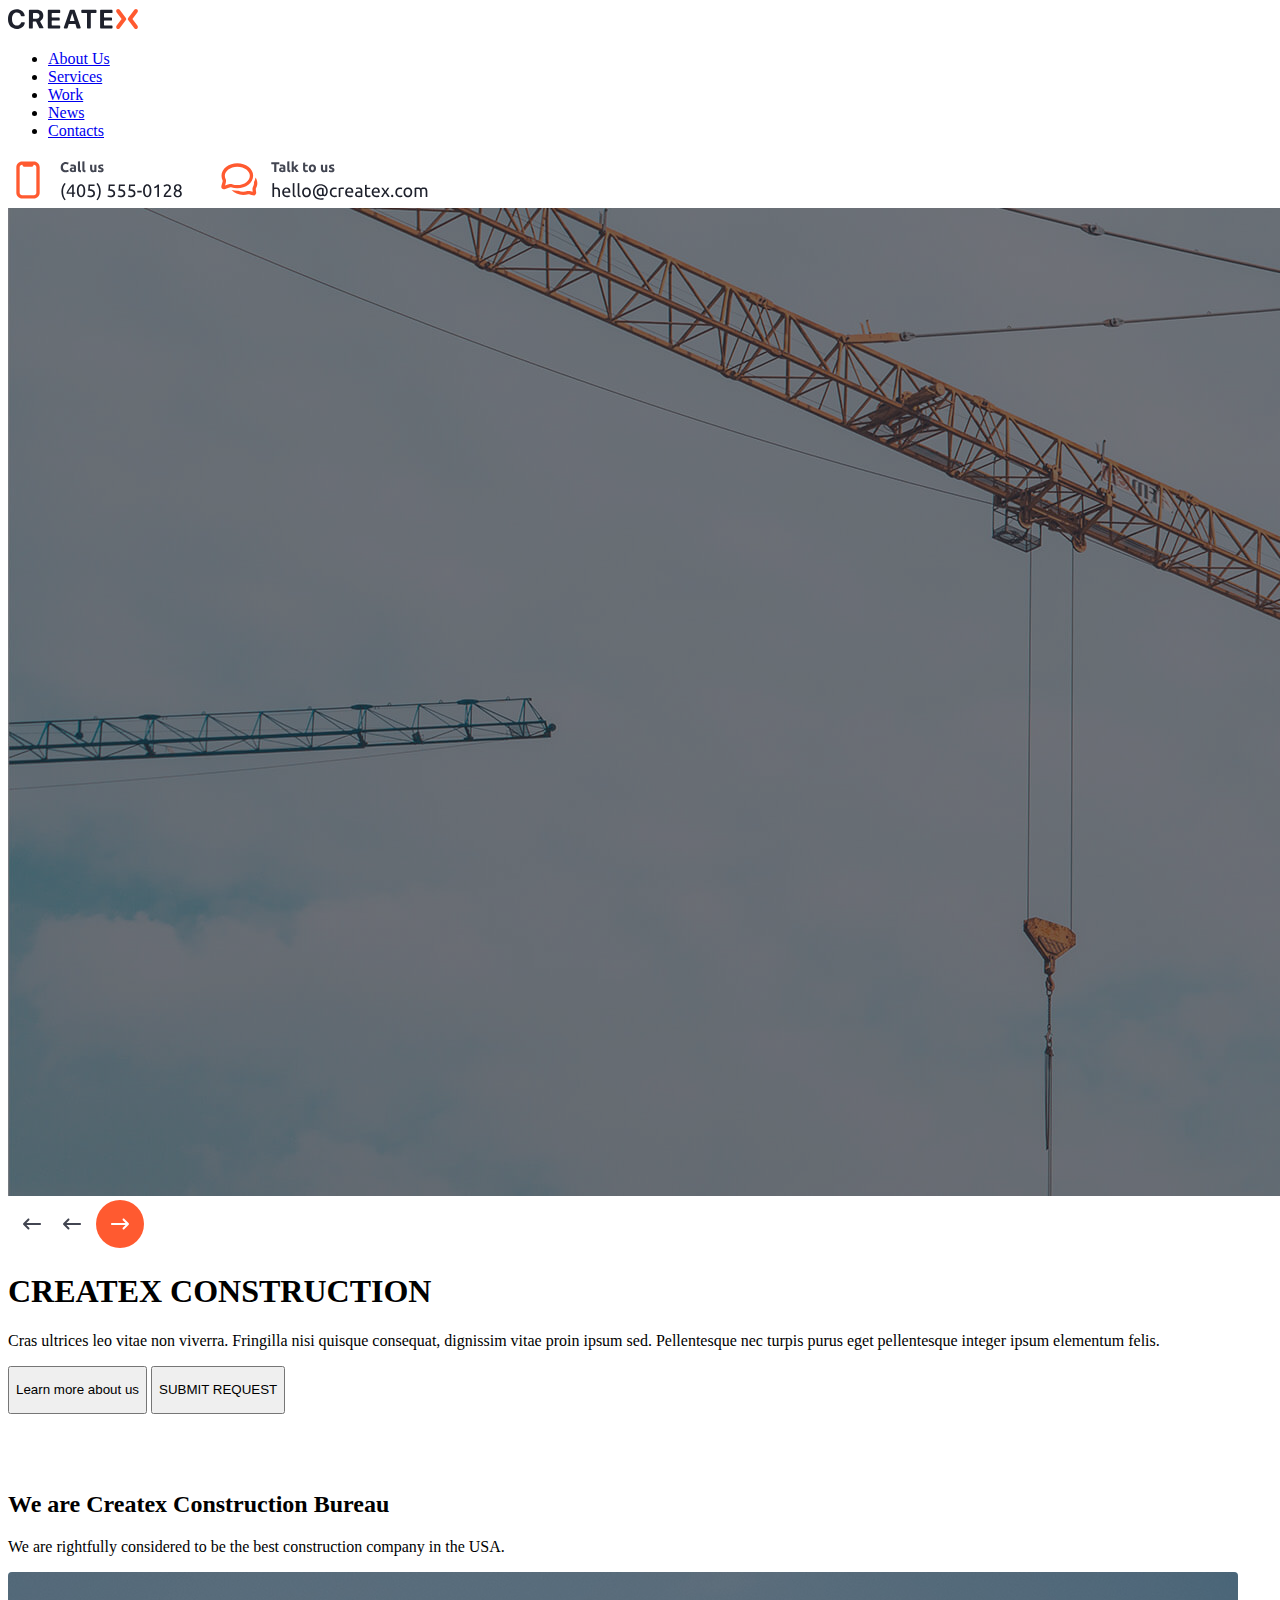
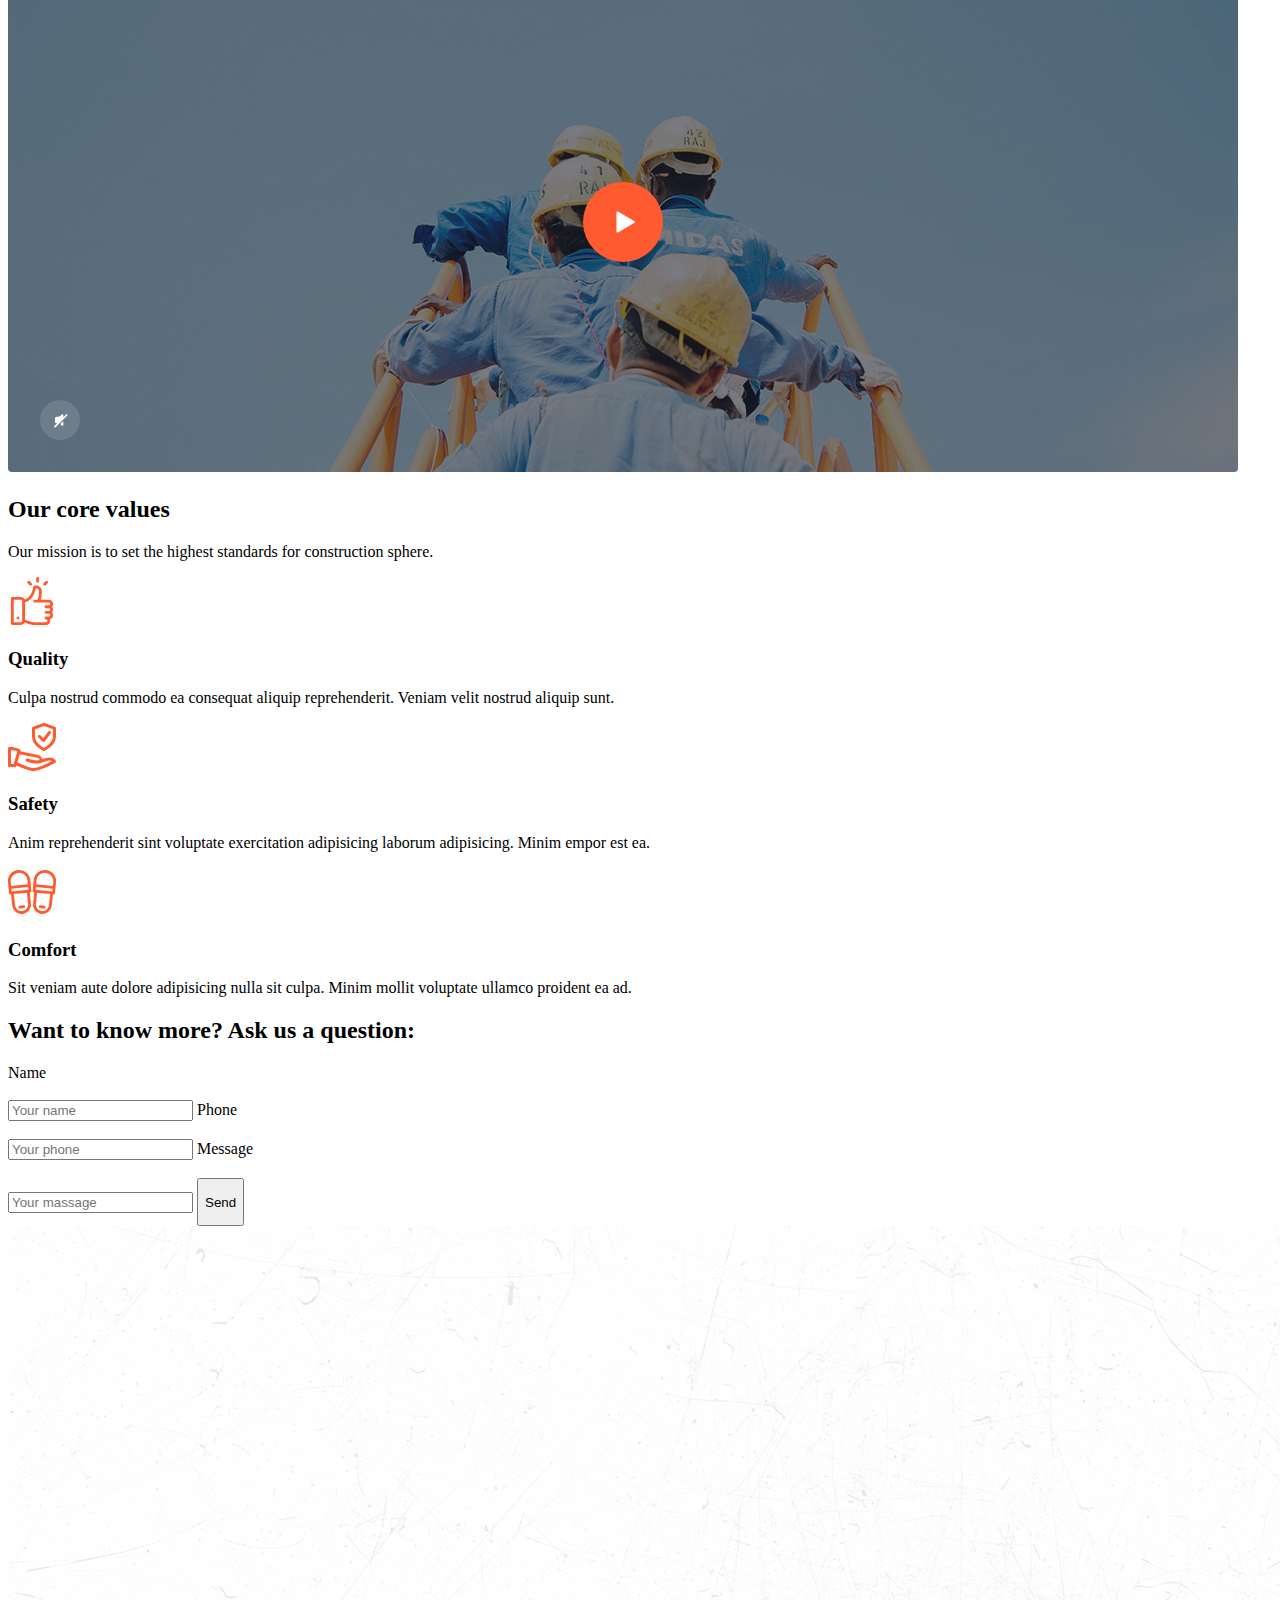
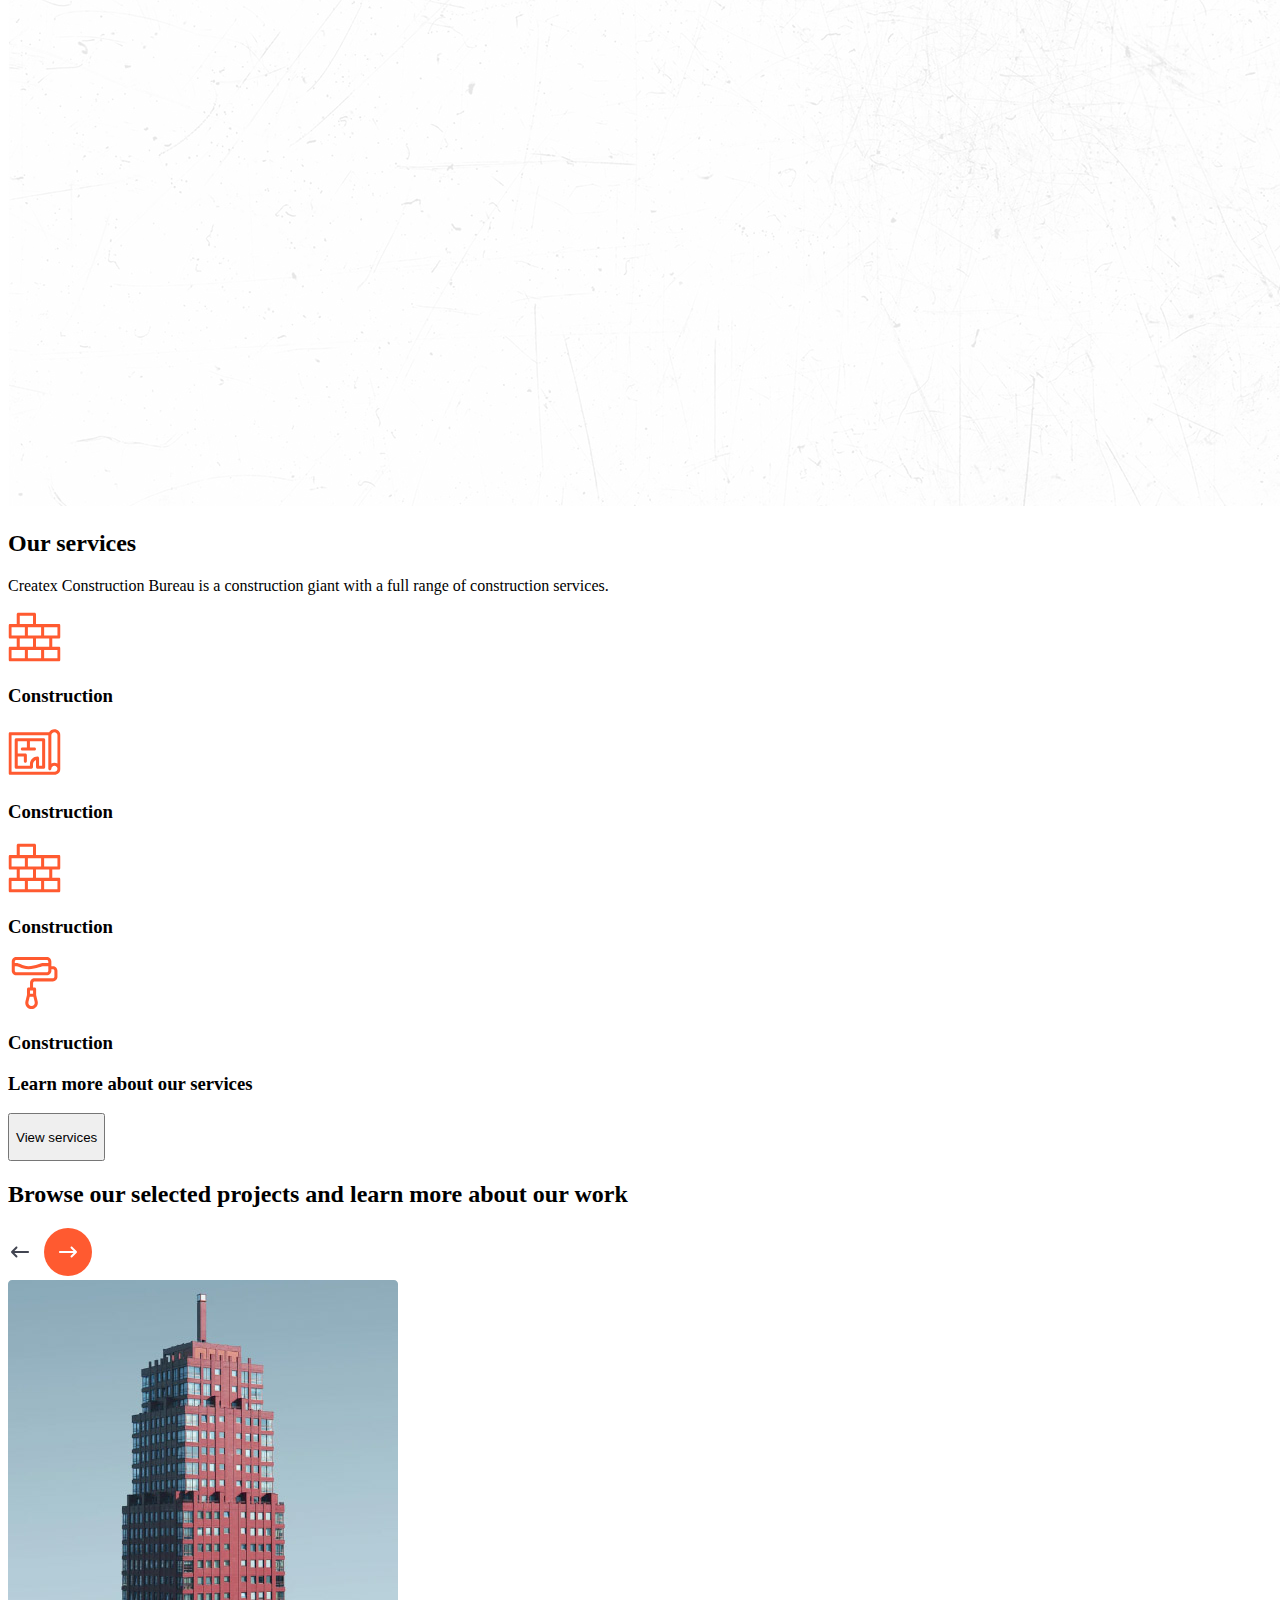
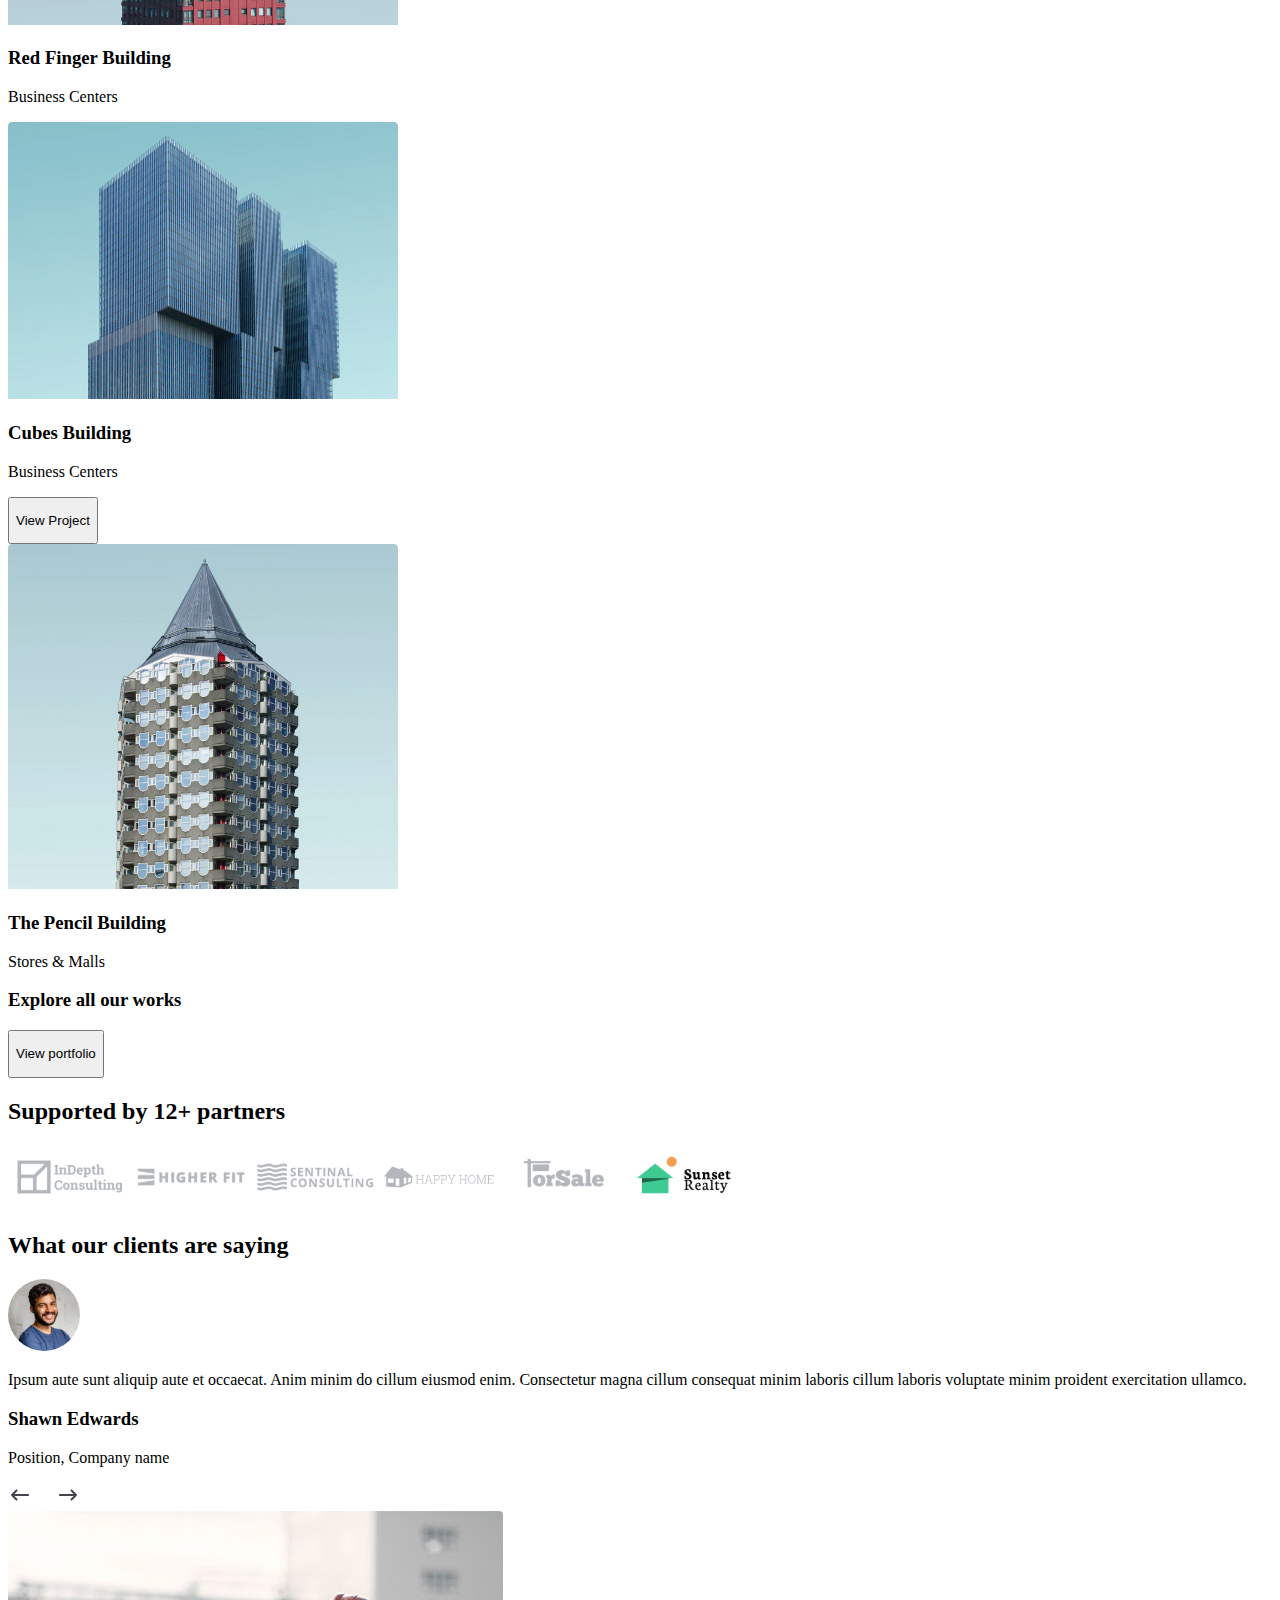
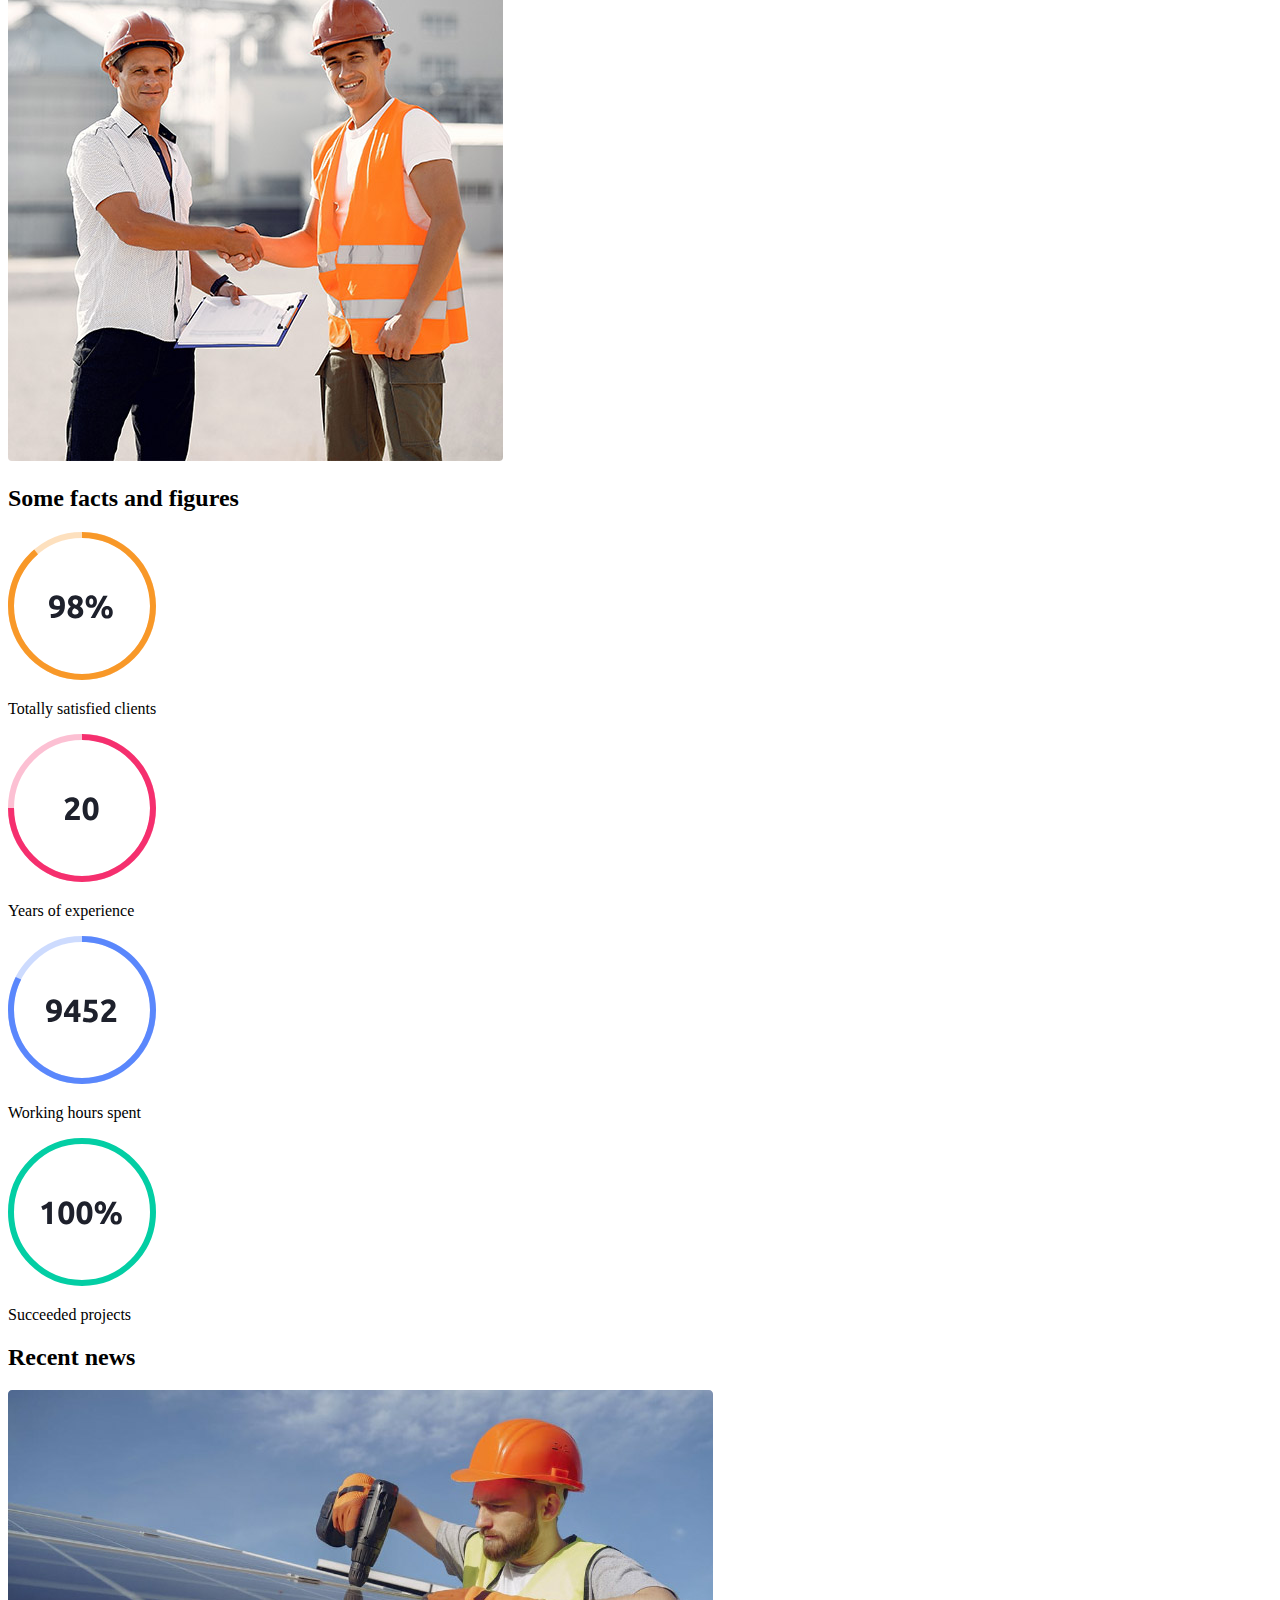
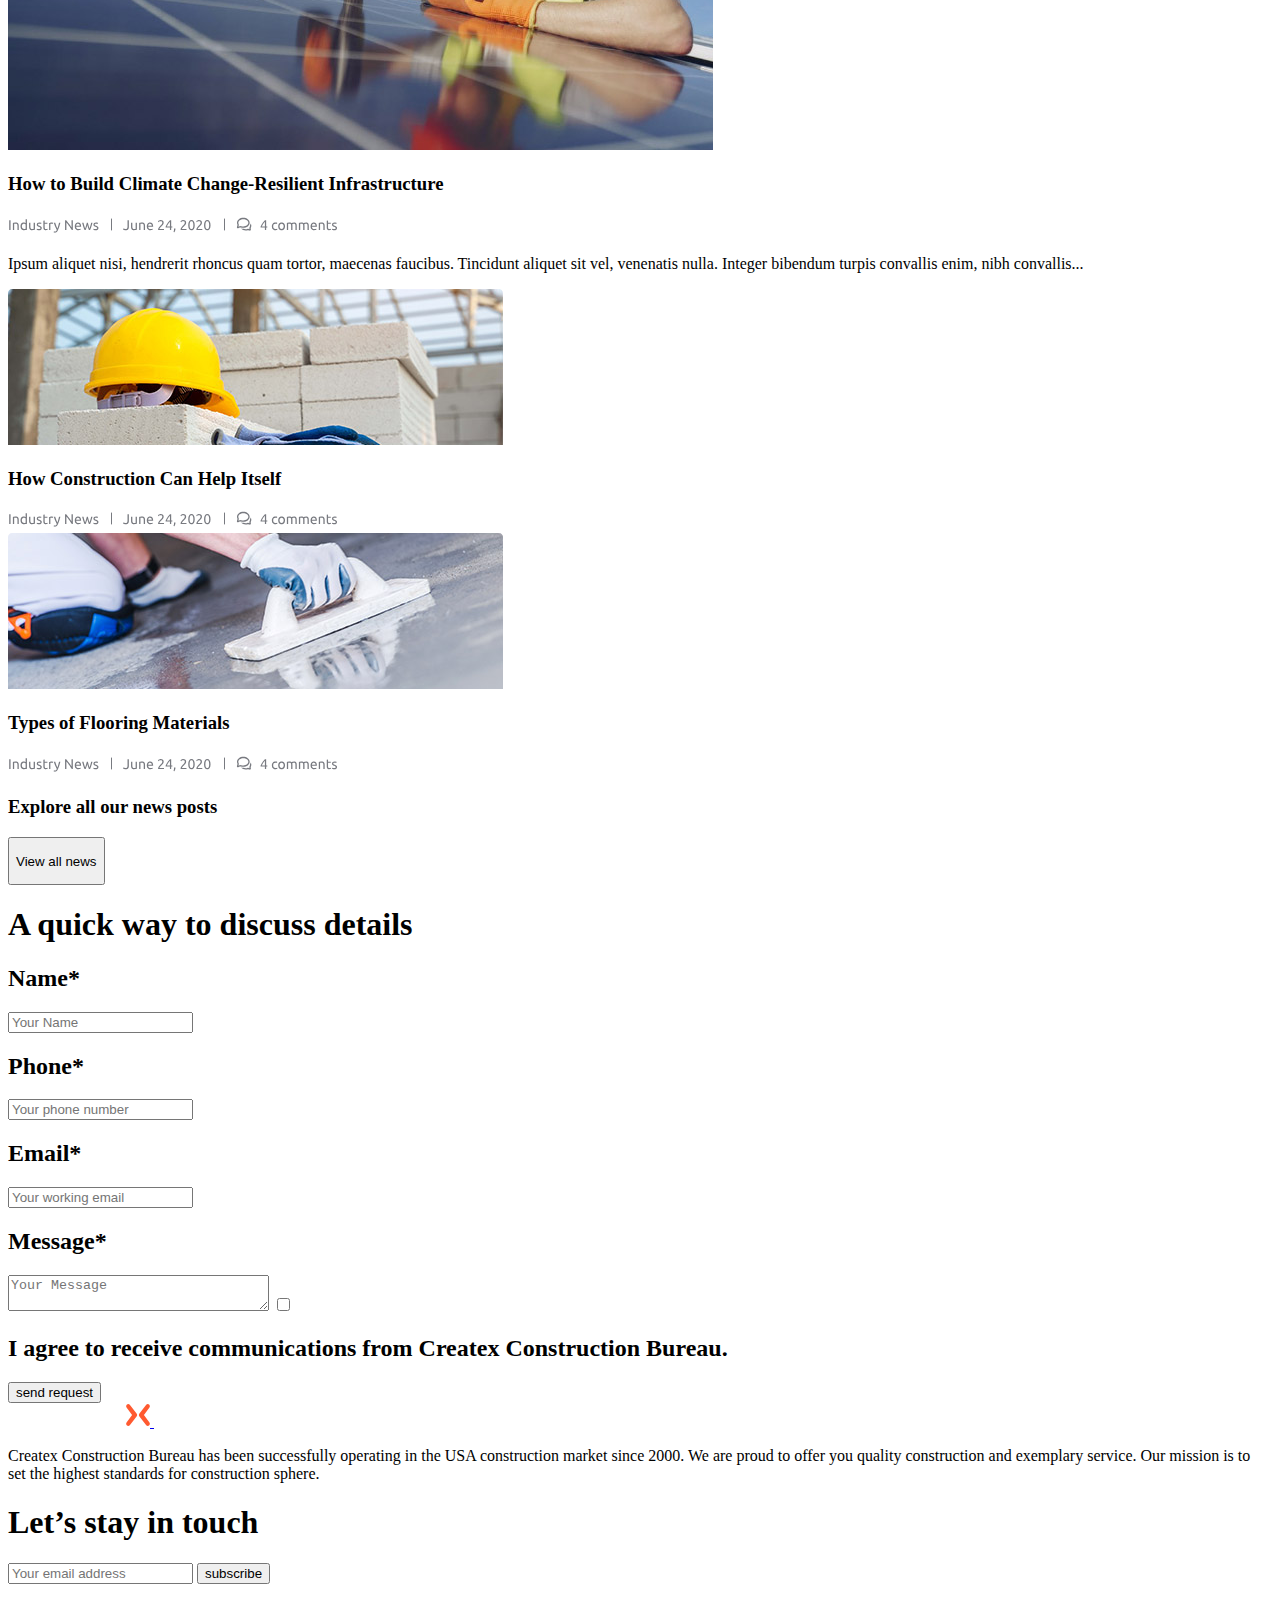
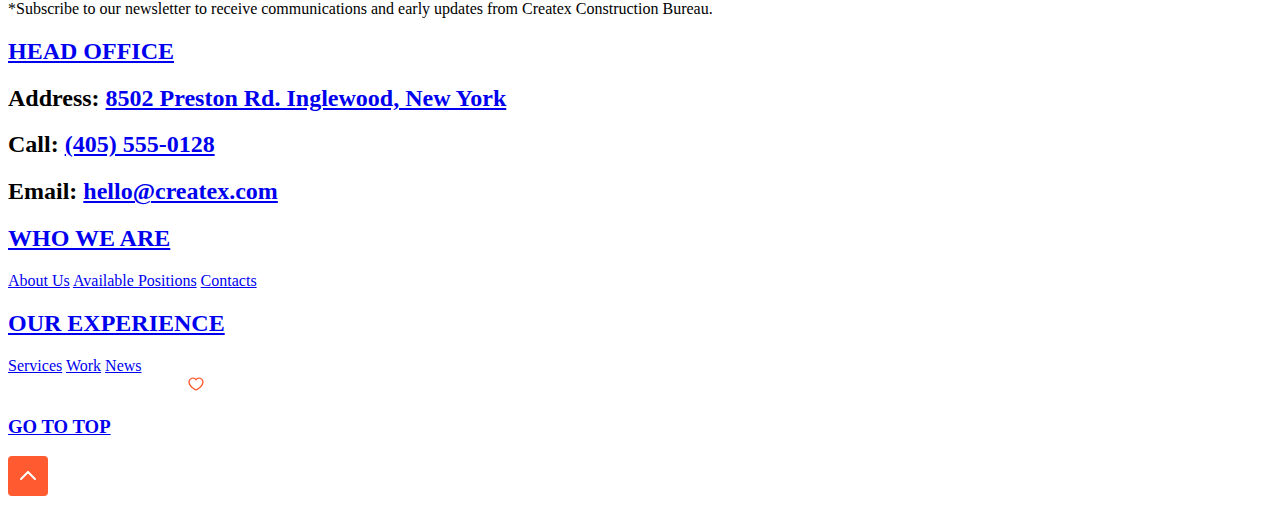
<file: index.html>
<!DOCTYPE html>
<html lang="en">
  <head>
    <meta charset="UTF-8" />
    <meta name="viewport" content="width=device-width, initial-scale=1.0" />
    <link rel="stylesheet" href="./assets/css/main.css" />
    <link rel="preconnect" href="https://fonts.googleapis.com" />
    <link rel="preconnect" href="https://fonts.gstatic.com" crossorigin />
    <link
      href="https://fonts.googleapis.com/css2?family=Ubuntu:wght@300;400;500;700&display=swap"
      rel="stylesheet"
    />
    <title>Big Project</title>
  </head>
  <body>
    <!-- Start homepage section -->
    <!-- <div class="navbar">
    <div class="container">
      <div class="header">
        <img src="./assets/images/logos/header-logo.svg" alt="Header_logo">

        <ul class="header__links">
          <li><a class="header__link" href="#">About Us</a></li>
          <li><a class="header__link" href="#">Services</a></li>
          <li><a class="header__link" href="#">Work</a></li>
          <li><a class="header__link" href="#">News</a></li>
          <li><a class="header__link" href="#">Contacts</a></li>
        </ul>

        <div class="call__us">
          <div class="call__img">
            <img src="./assets/images/icons/iPhone-icon.svg" alt="Iphone">
          </div>
          <div class="call__item">
            <h2>Call us</h2>
            <h3>(405) 555-0128</h3>
          </div>
        </div>

        <div class="call__us">
          <div class="call__img">
            <img src="./assets/images/icons/Chat-icon.svg" alt="Iphone">
          </div>
          <div class="call__item">
            <h2>Talk to us</h2>
            <h3>hello@createx.com</h3>
          </div>
        </div>
      </div>
    </div>
  </div> -->
    <!-- End homepage section -->
    
      <div class="container">
        <div class="homepage__header">
          <img src="assets/images/logos/header-logo.svg" alt="photo" />
          <ul class="homepage__ul">
            <li><a href="#">About Us</a></li>
            <li><a href="#">Services</a></li>
            <li><a href="#">Work</a></li>
            <li><a href="#">News</a></li>
            <li><a href="#">Contacts</a></li>
          </ul>
          <img
            src="assets/images/logos/call to action.svg"
            alt="photos"
            class="hpage__img"
          />
        </div>
      </div>
    <div class="wrapper">
      
      <div class="container">
        <div class="hpage__hero1">
          <img
            src="assets/images/logos/bg-image.svg"
            alt="photo"
            class="hp__w_i"
          />
          <div class="back_next_btn">
            <img src="assets/images/logos/prev-btn.svg" alt="" class="back" />
            <img src="assets/images/logos/hover.svg" alt="" class="next" />
          </div>
          <div class="hp__he1_page">
            <h1 class="hp__h1">
              CREATE<span class="hp__h1_x">X</span> CONSTRUCTION
            </h1>
            <p class="h1__page">
              Cras ultrices leo vitae non viverra. Fringilla nisi quisque
              consequat, dignissim vitae proin ipsum sed. Pellentesque nec
              turpis purus eget pellentesque integer ipsum elementum felis.
            </p>
            <div class="hp__btns">
              <button class="hp__btn1"><p>Learn more about us</p></button>
              <button class="hp__btn2"><p>SUBMIT REQUEST</p></button>
            </div>
            <img
              src="assets/images/logos/pager.svg"
              alt=""
              class="he1__pagge"
            />
          </div>
        </div>
      </div>
    </div>
    <div class="container">
      <div class="hero2">
        <h2 class="he2__h2">We are Createx Construction Bureau </h2>
        <p class="he2__para">We are rightfully considered to be the best construction company in the USA.</p>
        <img src="assets/images/logos/video.svg" alt="" class="h2__img">
      </div>
      <div class="hero3">
        <h2 class="he3__h2">
          Our core values
        </h2>
        <p class="he3__para">
          Our mission is to set the highest standards for construction sphere.
        </p>
        <div class="hero3__dagree">
          <div class="dagree__1">
            <img src="assets/images/logos/ic-like.svg" alt="" class="dag_like">
            <h3 class="dag__h3">Quality</h3>
            <p class="dag__p">Culpa nostrud commodo ea consequat aliquip reprehenderit. Veniam velit nostrud aliquip sunt.</p>
          </div>
          <div class="dagree__1">
            <img src="assets/images/logos/ic-hand.svg" alt="" class="dag_like">
            <h3 class="dag__h3">Safety</h3>
            <p class="dag__p">Anim reprehenderit sint voluptate exercitation adipisicing laborum adipisicing. Minim empor est ea.</p>
          </div>
          <div class="dagree__1">
            <img src="assets/images/logos/ic-slippers.svg" alt="" class="dag_like">
            <h3 class="dag__h3">Comfort</h3>
            <p class="dag__p">Sit veniam aute dolore adipisicing nulla sit culpa. Minim mollit voluptate ullamco proident ea ad.</p>
          </div>
        </div>
      </div>
      <div class="hero4">
        <h2 class="he4__h2">
          Want to know more? Ask us a question:
        </h2>
        <form action="http://echo.htmlacademy.ru/" class="he4__information">
            <label for="name">
              Name <br> <br><input type="text" name="name" placeholder="Your name" class="input__name">
            </label>
            <label for="name">
              Phone <br> <br> <input name="phone" type="text" placeholder="Your phone" class="input__name">
            </label>
            <label for="name">
              Message <br> 
                    <br><input type="text" name="message" placeholder="Your massage" class="input__message">
            </label>
            <button class="he4__information_btn"><p class="he4__btn">Send</p></button>
        </form>
      </div>
      <div class="hero5">
      <div class="section__hero5">
        <img src="assets/images/logos/bg-imag.svg" alt="" class="he5__bgimg">
        <div class="sec__he5">
         
        <h2 class="he5__h2">Our services</h2>
        <p class="he5__para">Createx Construction Bureau is a construction giant with a full range of construction services.</p>
        <div class="he5__pages">
          <div class="he5__page">
            <img src="assets/images/logos/ic-construction.svg" alt="">
            <h3 class="he5__cons">Construction</h3>
          </div>
          <div class="he5__page">
            <img src="assets/images/logos/ic-plan.svg" alt="">
            <h3 class="he5__cons">Construction</h3>
          </div>
          <div class="he5__page">
            <img src="assets/images/logos/ic-construction.svg" alt="">
            <h3 class="he5__cons">Construction</h3> 
          </div>
          <div class="he5__page">
            <img src="assets/images/logos/ic-painting.svg" alt="">
            <h3 class="he5__cons">Construction</h3> 
          </div>
         
        </div>
        <div class="he5__h3btn">
          <h3 class="he5__h3">Learn more about our services</h3>
          <button class="he5__btn"><p class="he5__bp">View services</p></button>
         </div>
        </div>
      </div>
      </div>
      <div class="hero6">
        <div class="he6__page">
          <h2 class="hero6__h2">
            Browse our selected projects 
            and learn more about our work
          </h2>
          <img src="assets/images/logos/hover.svg" alt="photo">
        </div>
          <div class="he6__imgs">
            <div class="he6__imgs_img">
              <img src="assets/images/logos/image7.svg" alt="">
              <h3 class="he6__h3">Red Finger Building</h3>
              <p class="he6__para">Business Centers</p>
            </div>
            <div class="he6__imgs_img">
              <img src="assets/images/logos/image6.svg" alt=""> 
              <h3 class="he6__h3">Cubes Building</h3>
              <p class="he6__para">Business Centers</p>
              <button class="he6__btn_view"><p class="btn__view">View Project</p></button>
            </div>
            <div class="he6__imgs_img">
              <img src="assets/images/logos/image5.svg" alt="">
              <h3 class="he6__h3">The Pencil Building</h3>
              <p class="he6__para">Stores & Malls</p>
            </div>
          </div>
          <div class="he6__explore">
            <h3 class="hee6__explo">Explore all our works</h3>
            <button class="he6__btn_ex"><p class="btn__ex">View portfolio</p></button>
          </div>
      </div>
      <div class="hero7">
        <h2 class="he7__h2">Supported by 12+ partners</h2>
        <div class="he7__logos">
          <img src="assets/images/logos/client-logo1.svg" alt="">
          <img src="assets/images/logos/client-logo2.svg" alt="">
          <img src="assets/images/logos/client-logo3.svg" alt="">
          <img src="assets/images/logos/client-logo4.svg" alt="">
          <img src="assets/images/logos/client-logo5.svg" alt="">
          <img src="assets/images/logos/client-logo6.svg" alt="">
        </div>
        <div class="he7__hero">
          <div class="he7__hero_page">
            <h2 class="he7__hp">What our clients are saying</h2>
            <img src="assets/images/logos/human_img.svg" alt="" class="he7__human">
            <p class="he7__para">Ipsum aute sunt aliquip aute et occaecat. Anim minim do cillum eiusmod enim. Consectetur magna cillum consequat minim  laboris cillum laboris voluptate minim proident exercitation ullamco. </p>
            <h3 class="he7__h3">Shawn Edwards</h3>
            <div class="he7__position">
              <p class="he7__para2">Position, Company name </p>
              <img src="assets/images/logos/idle.svg" alt="" class="he7__p_img">
            </div>
          </div>
          <div class="he7__img">
            <img src="assets/images/logos/image.svg" alt="">
          </div>
        </div>
      </div>
      <div class="hero8">
        <h2 class="hero8__h2">Some facts and figures</h2>
        <div class="hero8__imgs">
          <div class="hero8__img">
            <img src="assets/images/logos/circle-progress.svg" alt="">
            <p class="he8__im1">Totally satisfied clients</p>
          </div>
          <div class="hero8__img">
            <img src="assets/images/logos/circle-progress (1).svg" alt="">
            <p class="he8__im1">Years of experience</p>
          </div>
          <div class="hero8__img">
            <img src="assets/images/logos/circle-progress (2).svg" alt="">
            <p class="he8__im1">Working hours spent</p>
          </div>
          <div class="hero8__img">
            <img src="assets/images/logos/circle-progress (3).svg" alt="">
            <p class="he8__im1">Succeeded projects</p>
          </div>
        </div>
        <h2 class="hero8__h2_down">Recent news</h2>
        <div class="he8__hardhero">
          <div class="he8_hr1">
            <div class="he8__hr1_img">
              <img src="assets/images/logos/image4.svg" alt="" class="he8__person">
              <h3 class="he8_hr1_h3">How to Build Climate Change-Resilient Infrastructure</h3>
              <img src="assets/images/logos/meta.svg" alt="">
              <p class="he8__parah1">Ipsum aliquet nisi, hendrerit rhoncus quam tortor, maecenas faucibus. Tincidunt aliquet sit vel, venenatis nulla. Integer bibendum turpis convallis enim, nibh convallis...</p>
            </div>
          </div>
          <div class="he8_hr2">
            <div class="he8_hr2_two">
              <div class="he8_hr2_two1">
                <img src="assets/images/logos/image3.svg" alt="">
                <h3 class="he8_hr2_two1_h3">How Construction Can Help Itself</h3>
                <img src="assets/images/logos/meta.svg" alt="">
              </div>
              <div class="he8_hr2_two2">
                <img src="assets/images/logos/image2 (2).svg" alt="">
                <h3 class="he8_hr2_two2_h3">Types of Flooring Materials</h3>
                <img src="assets/images/logos/meta.svg" alt="">
              </div>
            </div>
          </div>
        </div>
        <div class="he8__explore">
          <h3 class="hee8__explo">Explore all our news posts</h3>
          <button class="he8__btn_ex"><p class="btn__exo">View all news</p></button>
        </div>
      </div>
      <div class="form__bg">
        <div class="container">
          <form class="form__service" action="http://echo.htmlacademy.ru/">
            <h1>A quick way to discuss details</h1>
      
            <label for="name">
              <h2>Name*</h2> 
              <input type="text" placeholder="Your Name" name="Name" id="name">
            </label>
    
            <label for="number">
              <h2>Phone*</h2> 
              <input type="number" placeholder="Your phone number" name="Number" id="number">
            </label>
    
            <label for="email">
              <h2>Email*</h2> 
              <input type="email" placeholder="Your working email" name="Email" id="email">
            </label>
    
            <label for="message">
              <h2>Message*</h2> 
              <textarea placeholder="Your Message" name="Message" id="message" cols="30" rows="2"></textarea>
            </label>
    
            <label class="label__flex" for="checkbox">
              <input type="checkbox" name="check" id="checkbox">
              <h2>I agree to receive communications from Createx Construction Bureau.</h2>
            </label>
            <button>send request</button>
          </form>
        </div>
      </div>
    
      <div class="footer__service">
        <div class="container">
          <div class="top__footer">
            <div class="footer__logo_items">
              <div class="f__logo_items">
                <a href="#">
                  <img src="./assets/images/logos/logo-footer.svg" alt="Footer_logo">
                 <img src="./assets/images/logos/socials-footer.svg" alt="Socials">
                </a>
              </div>
              <p>Createx Construction Bureau has been successfully operating in the USA construction market since 2000. We are proud to offer you quality construction and exemplary service. Our mission is to set the highest standards for construction sphere.</p>
            </div>
      
            <div class="footer__send">
              <h1>Let’s stay in touch</h1>
              <div class="send__btn">
                <input placeholder="Your email address " type="email" name="email" id="">
                <button>subscribe</button>
              </div>
              <p>*Subscribe to our newsletter to receive communications and early updates from Createx Construction Bureau.</p>
            </div> 
          </div>
    
          <div class="bottom__footer">
            <div class="footer__about_texts">
              <div class="footer__about_text">
                  <a href="#">
                    <h2>HEAD OFFICE</h2>
                  </a>
                  <h2>Address: <a href="#">8502 Preston Rd. Inglewood, New York</a></h2>
                  <h2>Call: <a href="#">(405) 555-0128</a></h2>
                  <h2>Email: <a href="#">hello@createx.com</a></h2>
              </div>
    
              <div class="footer__about_text">
                <a href="#">
                  <h2>WHO WE ARE</h2>
                </a>
                <a class="footer_a" href="#">About Us</a>
                <a class="footer_a" href="#">Available Positions</a>
                <a class="footer_a" href="#">Contacts</a>
              </div>
    
              <div class="footer__about_text">
                <a href="#">
                  <h2>OUR EXPERIENCE</h2>
                </a>
                <a class="footer_a" href="#">Services</a>
                <a class="footer_a" href="#">Work</a>
                <a class="footer_a" href="#">News</a>
              </div>
            </div>
    
            <div class="end__footer_icons">
              <img src="./assets/images/logos/copyright-footer.svg" alt="Copy">
              <div class="back__top_icon">
                <a href="#">
                  <h3>GO TO TOP</h3>
                  <img src="./assets/images/icons/up-btn.svg" alt="">
                </a>
              </div>
            </div>
          </div>
        </div>
      </div>
      
    </div>
  

    <!-- Start first service section -->

    <!-- End first service section -->

    <!-- Start second service section -->

    <!-- End second service section -->

    <!-- Start Portfolio section -->

    <!-- End Portfolio section -->

    <!-- Start Project section -->

    <!-- End Project section -->

    <!-- Start About section -->

    <!-- End About section -->

    <!-- Start Footer section -->

    <!-- End Footer section -->
  </body>
</html>
</file>
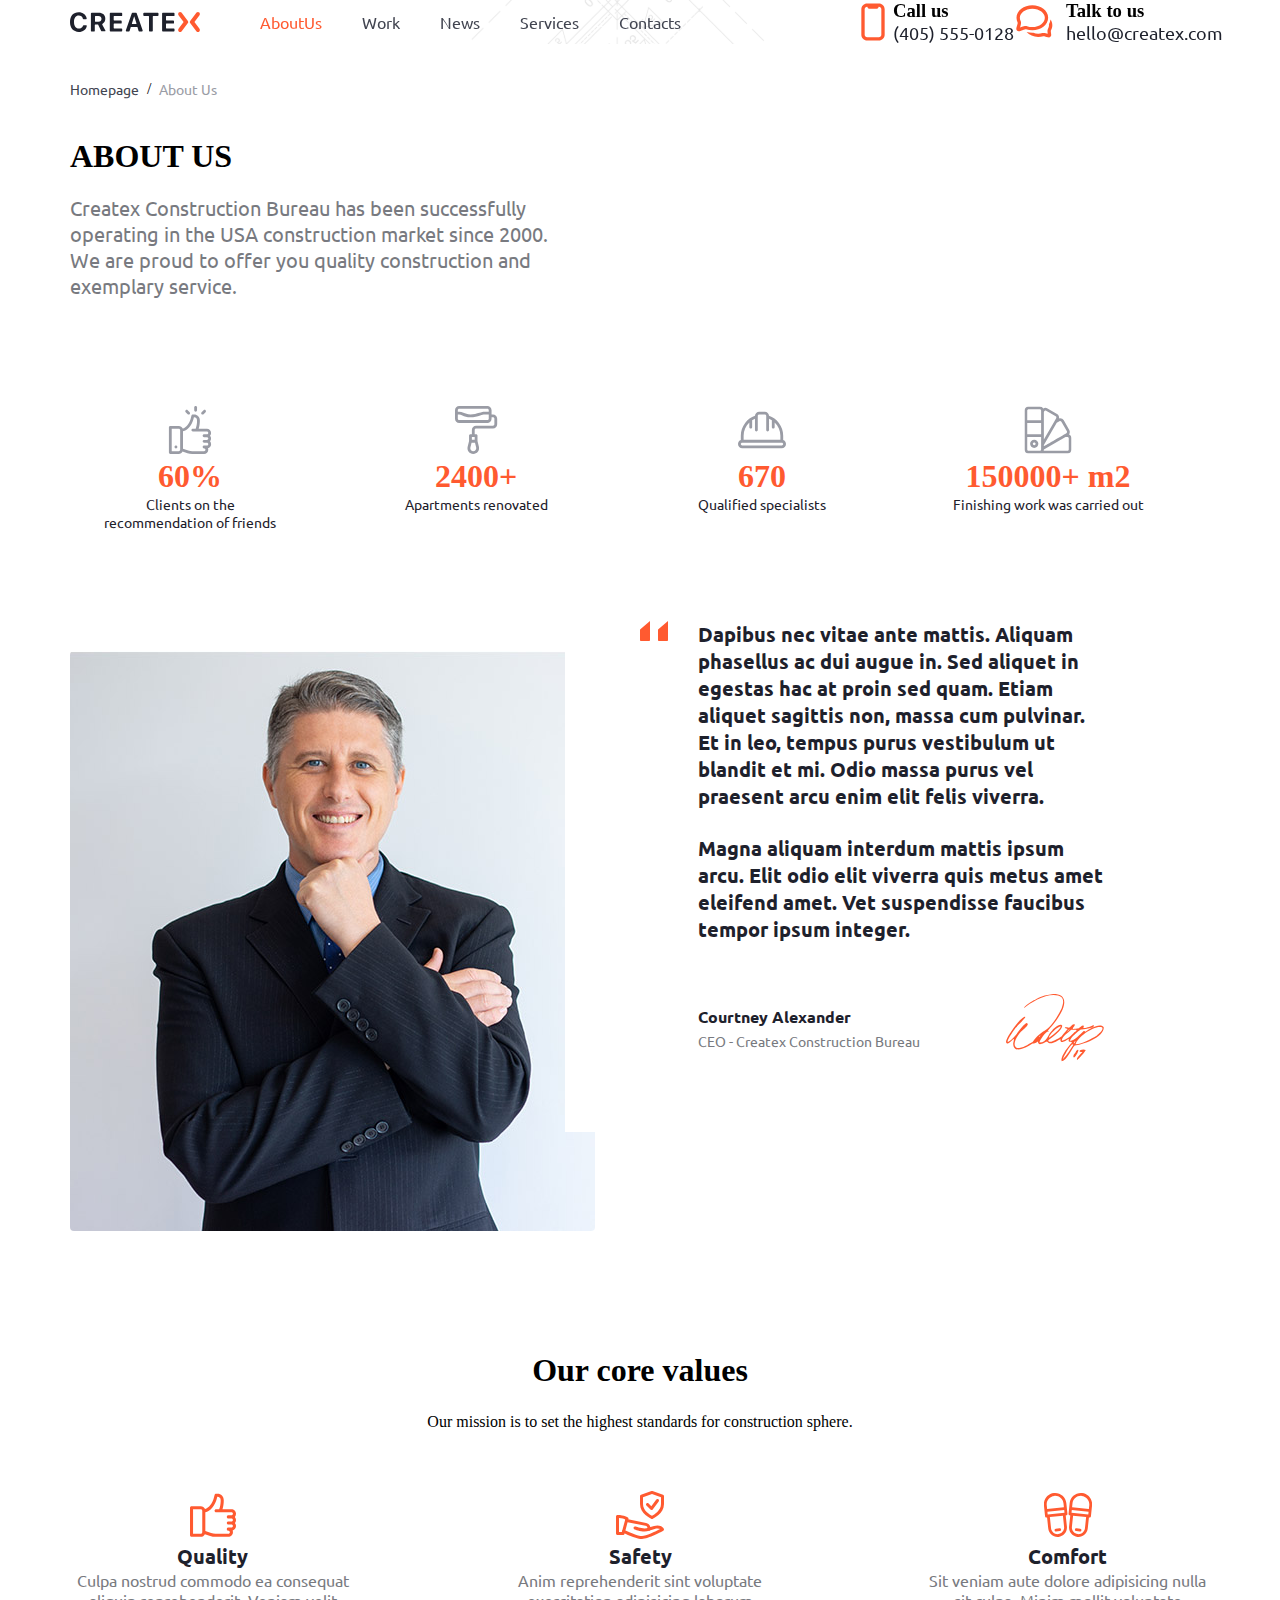
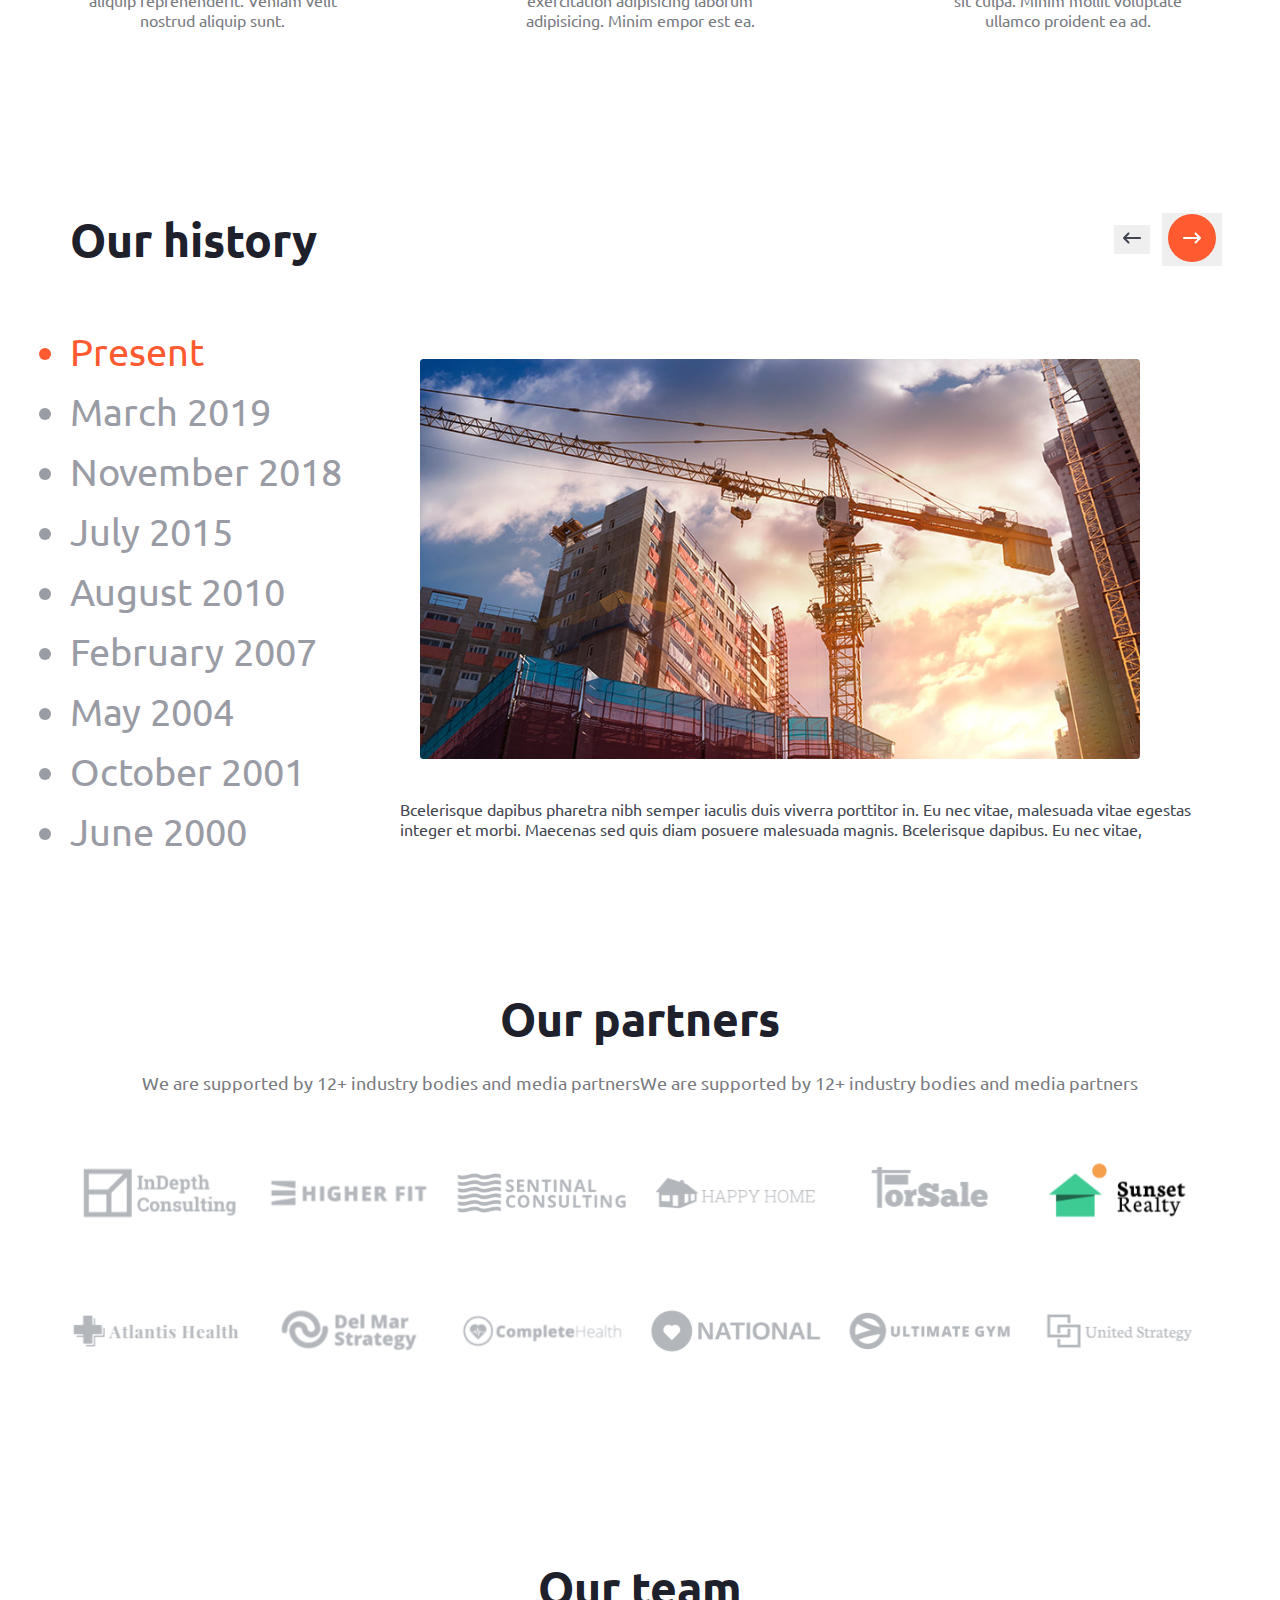
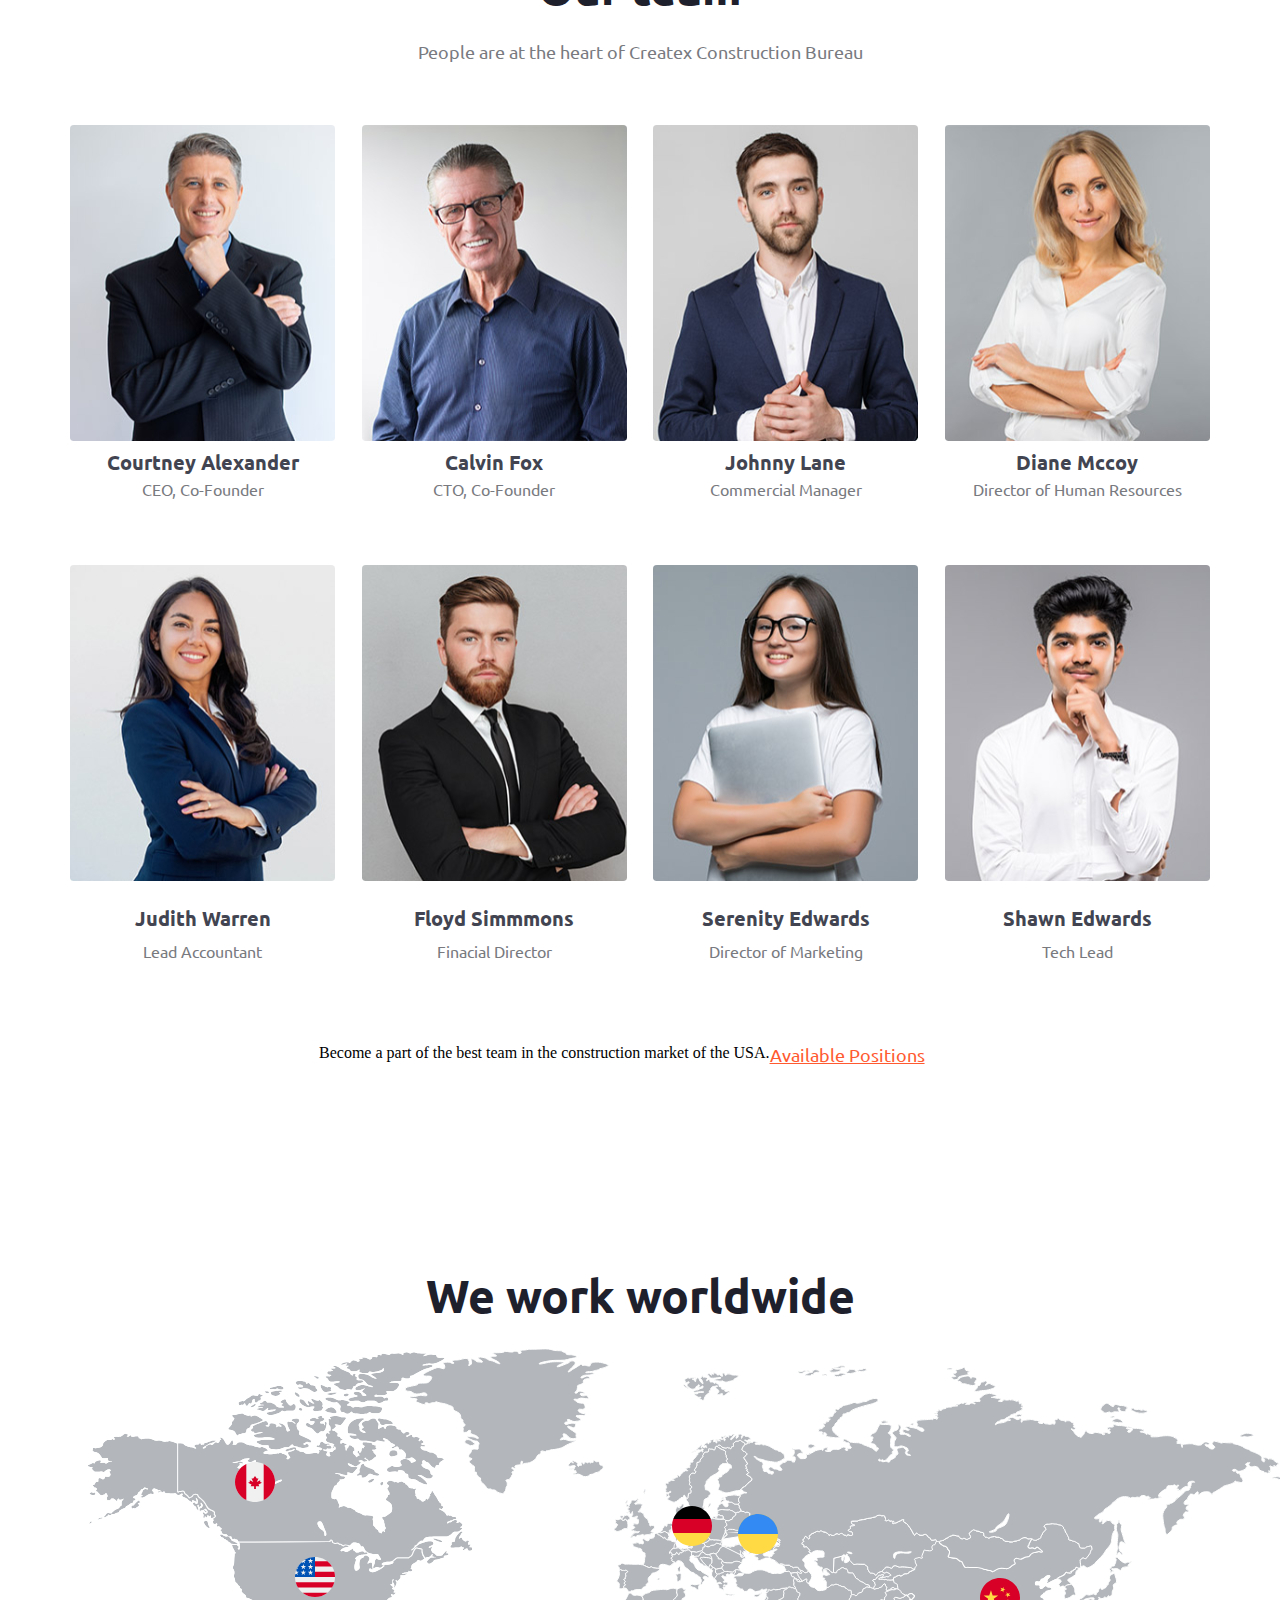
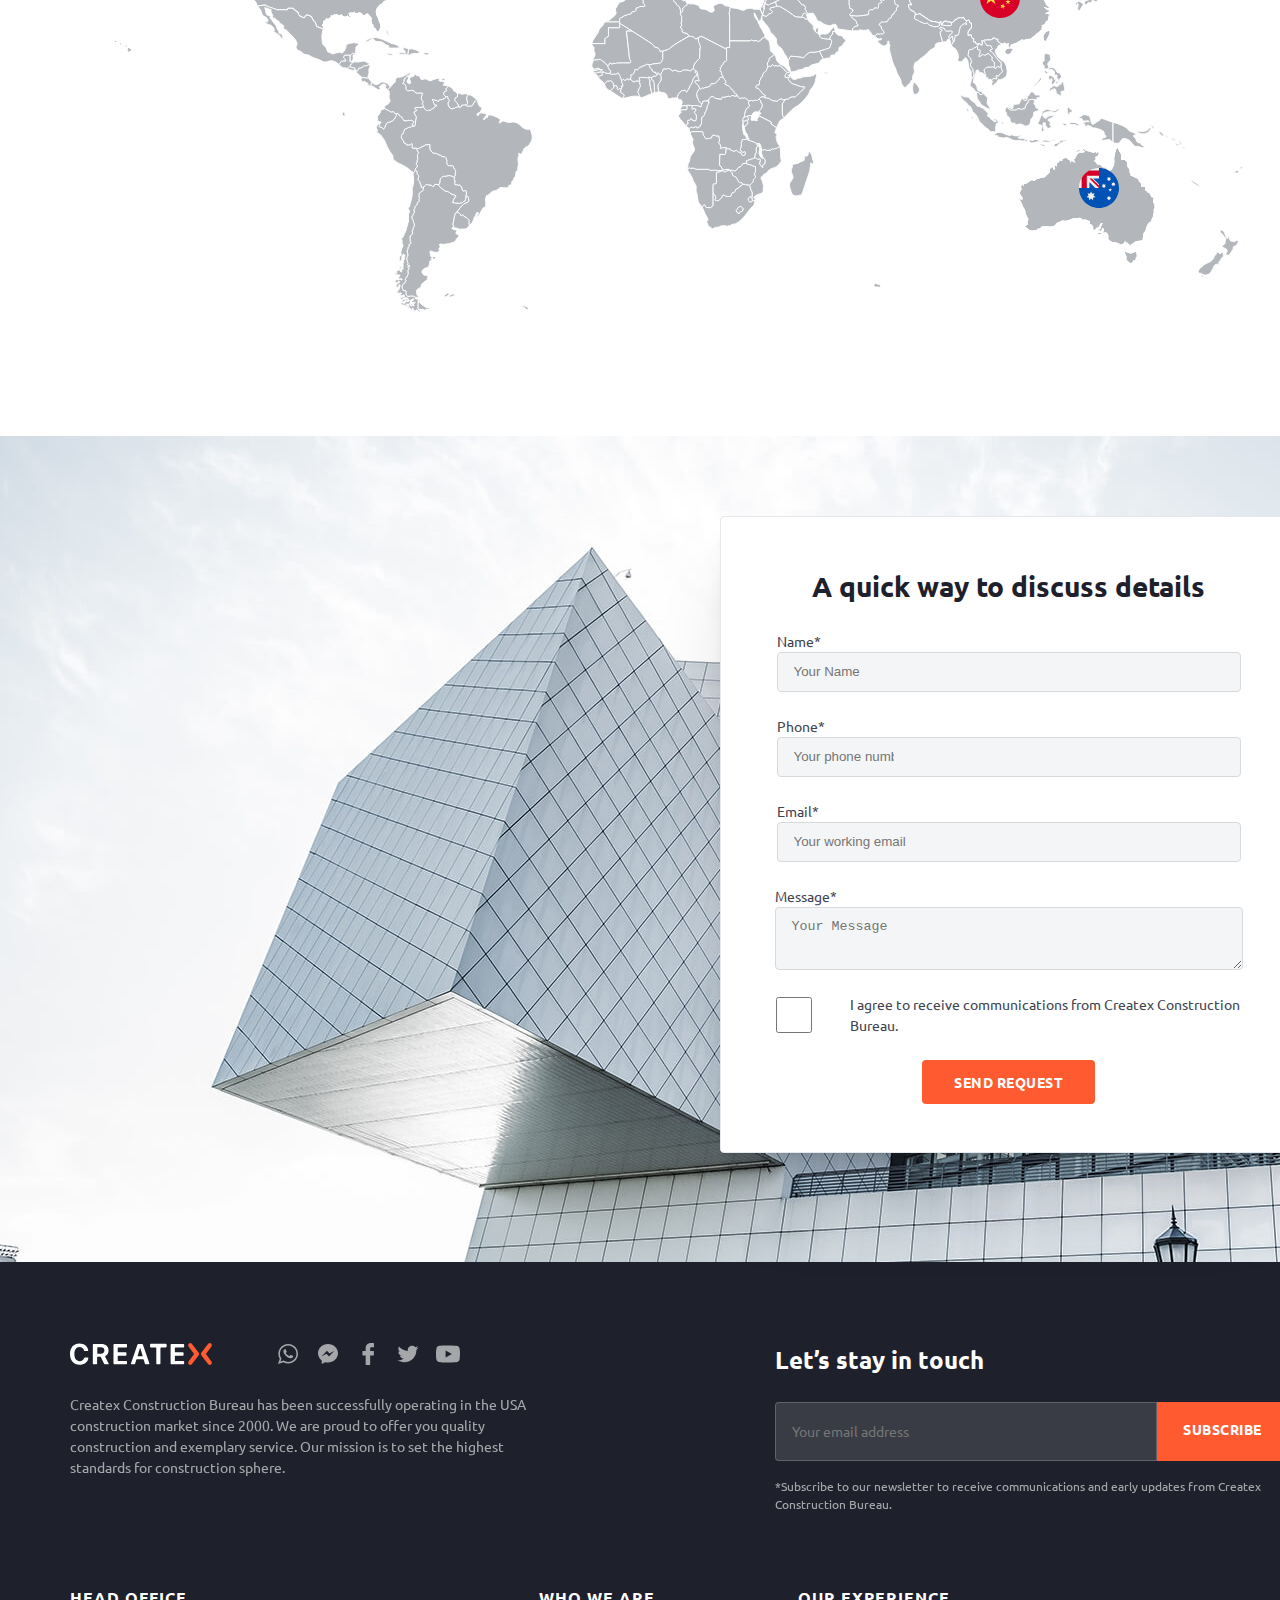
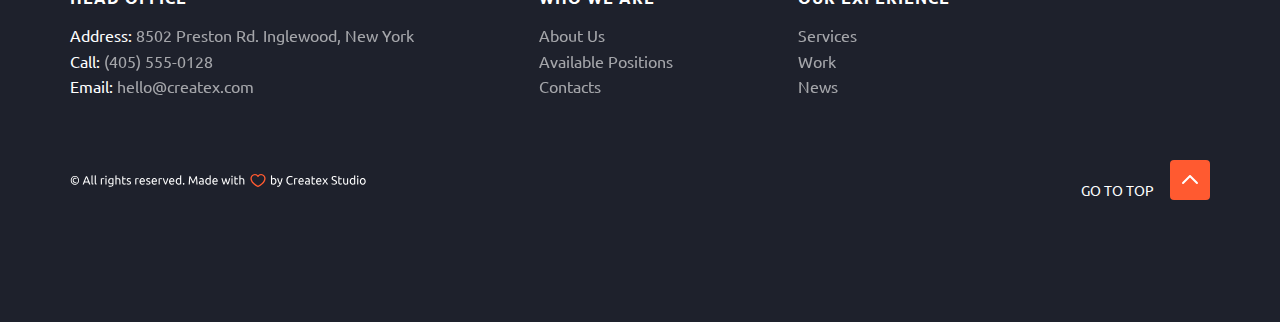
<file: about.html>
<!DOCTYPE html>
<html lang="en">
<head>
    <meta charset="UTF-8">
    <meta name="viewport" content="width=device-width, initial-scale=1.0">
    <link rel="preconnect" href="https://fonts.googleapis.com">
    <link rel="preconnect" href="https://fonts.gstatic.com" crossorigin>
    <link href="https://fonts.googleapis.com/css2?family=Ubuntu:wght@300;400;500;700&display=swap" rel="stylesheet">
    <link rel="stylesheet" href="./assets/css/about.css">
    <title>About Us</title>
</head>
<body>

    <div class="container">
        <div class="about_page_title">
            <div class="about_header">
                <img src="./assests/images/logo.svg" alt="logo" width="130" height="22">
                <div class="about_header_a">
                    <a class="about_header_aa" href="./about.html">AboutUs</a>
                    <a class="about_header_a_a" href="./project">Work</a>
                    <a class="about_header_a_a" href="./portfolio">News</a>
                    <a class="about_header_a_a" href="./services.html">Services</a>
                    <a class="about_header_a_a" href="./contact">Contacts</a>
                </div>
                <div class="about_header_icon">
                    <img src="./assests/images/iPhone.svg" alt="phone" width="40" height="40">
                    <div class="about_phone_icon">
                        <h3>Call us</h3>
                        <a href="#">(405) 555-0128</a>
                    </div>
                </div>
                <div class="about_header_icon">
                    <img src="./assests/images/Chat.svg" alt="chat" width="40" height="40">
                    <div class="about_chat_icon">
                    <h3>Talk to us</h3>
                    <a href="#">hello@createx.com</a>
                    </div>
                </div>
            </div>
            <div class="about_header_senter">
                <a class="about_header_senter_a" href="#">Homepage</a>
                <p>/</p>
                <a class="about_header_senter_aa" href="#">About Us</a>
            </div>
            <div class="about_header_bottom">
                <h1>ABOUT US</h1>
                <p>Createx Construction Bureau has been successfully operating in the USA construction market since 2000. We are proud to offer you quality construction and exemplary service.</p>
            </div>
        </div>
        <div class="statistik">
            <div class="clients">
                <img src="./assests/images/ic-like.svg" alt="like" width="48" height="48">
                <h1>60%</h1>
                <p>Clients on the recommendation of friends</p>
            </div>
            <div class="apartments">
                <img src="./assests/images/ic-painting.svg" alt="paint" width="48" height="48">
                <h1>2400+</h1>
                <p>Apartments renovated</p>
            </div>
            <div class="qualified">
                <img src="./assests/images/ic-helmet.svg" alt="lhelmet" width="48" height="48">
                <h1>670</h1>
                <p>Qualified specialists</p>
            </div>
            <div class="finishing">
                <img src="./assests/images/ic-pantone.svg" alt="photo" width="48" height="48">
                <h1>150000+ m2</h1>
                <p>Finishing work was carried out</p>
            </div>
        </div>
        <div class="ceo_quation">
            <img src="./assests/images/image odam.svg" alt="photo" width="525" height="580">
            <div  class="about_ceo_text left__item">
                <img src="./assests/images/braces.svg" alt="photo" width="28" height="20">
                <div>
                    <h3 class="ceo_quation_h3">Dapibus nec vitae ante mattis. Aliquam phasellus ac dui augue in. Sed aliquet in egestas hac at proin sed quam. Etiam aliquet sagittis non, massa cum pulvinar. Et in leo, tempus purus vestibulum ut blandit et mi. Odio massa purus vel praesent arcu enim elit felis viverra. </h3>
                    <h3 class="ceo_quation_h33">Magna aliquam interdum mattis ipsum arcu. Elit odio elit viverra quis metus amet eleifend amet. Vet suspendisse faucibus tempor ipsum integer.</h3>
                    <div class="ceo_bottom">
                        <div>
                            <h4>Courtney Alexander</h4>
                            <p>CEO - Createx Construction Bureau </p>
                        </div>
                        <img src="./assests/images/signature.svg" alt="phot" width="100" height="68">
                    </div>
                </div>
            </div>
        </div>
        <div class="Our_core_values">
            <h1 class="Our_core_values_h1">Our core values</h1>
            <p class="Our_core_values_p">Our mission is to set the highest standards for construction sphere.</p>
            <div class="our_core_icon_boxes">
                <div class="our_core_icon_boxes_1">
                    <img src="./assests/images/our like.svg" alt="photo" width="48" height="48">
                    <h4>Quality</h4>
                    <p>Culpa nostrud commodo ea consequat aliquip reprehenderit. Veniam velit nostrud aliquip sunt.</p>
                </div>
                <div class="our_core_icon_boxes_1">
                    <img src="./assests/images/ic-hand.svg" alt="photo" width="48" height="48">
                    <h4>Safety</h4>
                    <p>Anim reprehenderit sint voluptate exercitation adipisicing laborum adipisicing. Minim empor est ea.</p>
                </div>
                <div class="our_core_icon_boxes_1">
                    <img src="./assests/images/ic-slippers.svg" alt="photo" width="48" height="48">
                    <h4>Comfort</h4>
                    <p>Sit veniam aute dolore adipisicing nulla sit culpa. Minim mollit voluptate ullamco proident ea ad.</p>
                </div>
            </div>
            <div class="our_history">
                <h1>Our history</h1>
                <div class="our_history_btn">
                    <button class="our_history_btn1"><img src="./assests/images/Left.svg" alt="" width="24" height=" 24"></button>
                    <button class="our_history_btn2"><img src="./assests/images/button hover.svg" alt="" width="48" height=" 48"></button>
                </div>
            </div>
            <div class="our_history_bottom">
                <div class="our_history_left">
                    <li class="our_history_left_li">Present</li>
                    <li class="our_history_left_li1">March 2019</li>
                    <li class="our_history_left_li1">November 2018</li>
                    <li class="our_history_left_li1">July 2015</li>
                    <li class="our_history_left_li1">August 2010</li>
                    <li class="our_history_left_li1">February 2007</li>
                    <li class="our_history_left_li1">May 2004</li>
                    <li class="our_history_left_li1">October 2001</li>
                    <li class="our_history_left_li1">June 2000</li>
                </div>
                <div class="our_histroy_right">
                    <img src="./assests/images/historyi mage.svg" alt="pfoto" width="760" height="400">
                    <p>Bcelerisque dapibus pharetra nibh semper iaculis duis viverra porttitor in. Eu nec vitae, malesuada vitae egestas integer et morbi. Maecenas sed quis diam posuere malesuada magnis. Bcelerisque dapibus.  Eu nec vitae, </p>
                </div>
            </div>
        </div>
        <div class="about_our_partners">
            <h1>Our partners</h1>
            <p>We are supported by 12+ industry bodies and media partnersWe are supported by 12+ industry bodies and media partners</p>
            <div class="about_our_partners_a1">
                <a href="#"><img src="./assests/images/1InDepth Consulting Logo - Untitled Page.svg" alt="photot" width="174" height="134"></a>
                <a href="#"><img src="./assests/images/2Higher Fit Logo - Untitled Page.svg" alt="photot" width="174" height="134"></a>
                <a href="#"><img src="./assests/images/3Sentinal Consulting Logo.svg" alt="photot" width="174" height="134"></a>
                <a href="#"><img src="./assests/images/4Happy Home Logo.svg" alt="photot" width="174" height="134"></a>
                <a href="#"><img src="./assests/images/5For Sale Logo.svg" alt="photot" width="174" height="134"></a>
                <a href="#"><img src="./assests/images/6Sunset Realty Logo.svg" alt="photot" width="174" height="134"></a>
            </div>
            <div class="about_our_partners_a1">
                <a href="#"><img src="./assests/images/7Atlantis Health Logo.svg" alt="photot" width="174" height="134"></a>
                <a href="#"><img src="./assests/images/8Del Mar Strategy Logo.svg" alt="photot" width="174" height="134"></a>
                <a href="#"><img src="./assests/images/9Complete Health Logo - Untitled Page.svg" alt="photot" width="174" height="134"></a>
                <a href="#"><img src="./assests/images/10National Health Logo.svg" alt="photot" width="174" height="134"></a>
                <a href="#"><img src="./assests/images/11Ultimate Gym Logo.svg" alt="photot" width="174" height="134"></a>
                <a href="#"><img src="./assests/images/12United Strategy Logo.svg" alt="photot" width="174" height="134"></a>
            </div>
        </div>
        <div class="aboutu_Our_team">
            <h1>Our team</h1>
            <p class="aboutu_Our_team_p">People are at the heart of Createx Construction Bureau</p>
            <div class="about_our_team_top">
                <div class="about_our_team_top_img">
                    <a href="#"><img src="./assests/images/team 2.svg" alt="photo" width="265" height="320"></a>
                    <h3>Courtney Alexander</h3>
                    <h5>CEO, Co-Founder</h5>
                </div>
                <div class="about_our_team_top_img">
                    <a href="#"><img src="./assests/images/team 3.svg" alt="photo" width="265" height="320"></a>
                    <h3>Calvin Fox</h3>
                    <h5>CTO, Co-Founder</h5>
                </div>
                <div class="about_our_team_top_img">
                    <a href="#"><img src="./assests/images/team 1.svg" alt="photo" width="265" height="320"></a>
                    <h3>Johnny Lane</h3>
                    <h5>Commercial Manager</h5>
                </div>
                <div class="about_our_team_top_img">
                    <a href="#"><img src="./assests/images/team 4.svg" alt="photo" width="265" height="320"></a>
                    <h3>Diane Mccoy</h3>
                    <h5>Director of Human Resources</h5>
                </div>
            </div>
            <div class="about_our_team_top1">
                <div class="about_our_team_top_img">
                    <a href="#"><img src="./assests/images/team 5.svg" alt="photo" width="265" height="320"></a>
                    <h3>Judith Warren</h3>
                    <h5>Lead Accountant</h5>
                </div>
                <div class="about_our_team_top_img">
                    <a href="#"><img src="./assests/images/team 6.svg" alt="photo" width="265" height="320"></a>
                    <h3>Floyd Simmmons</h3>
                    <h5>Finacial Director</h5>
                </div>
                <div class="about_our_team_top_img">
                    <a href="#"><img src="./assests/images/team 7.svg" alt="photo" width="265" height="320"></a>
                    <h3>Serenity Edwards</h3>
                    <h5>Director of Marketing</h5>
                </div>
                <div class="about_our_team_top_img">
                    <a href="#"><img src="./assests/images/team 8.svg" alt="photo" width="265" height="320"></a>
                    <h3>Shawn Edwards</h3>
                    <h5>Tech Lead</h5>
                </div>
            </div>
            <div class="aboutu_Our_team_bottom">
                <p class="aboutu_Our_team_p2">Become a part of the best team in the construction market of the USA. </p>
                <a href="#">Available Positions</a>
            </div>
            <div class="about_work_worldwide">
                <h1>We work worldwide</h1>
                <img src="./assests/images/map.svg" alt="photo" width="1230" height="563">
            </div>
        </div>
    </div>


    <div class="form__bg">
        <div class="container">
          <form class="form__service" action="http://echo.htmlacademy.ru/">
            <h1>A quick way to discuss details</h1>
      
            <label for="name">
              <h2>Name*</h2> 
              <input type="text" placeholder="Your Name" name="Name" id="name">
            </label>
    
            <label for="number">
              <h2>Phone*</h2> 
              <input type="number" placeholder="Your phone number" name="Number" id="number">
            </label>
    
            <label for="email">
              <h2>Email*</h2> 
              <input type="email" placeholder="Your working email" name="Email" id="email">
            </label>
    
            <label for="message">
              <h2>Message*</h2> 
              <textarea placeholder="Your Message" name="Message" id="message" cols="30" rows="2"></textarea>
            </label>
    
            <label class="label__flex" for="checkbox">
              <input type="checkbox" name="check" id="checkbox">
              <h2>I agree to receive communications from Createx Construction Bureau.</h2>
            </label>
            <button>send request</button>
          </form>
        </div>
      </div>
    
      <div class="footer__service">
        <div class="container">
          <div class="top__footer">
            <div class="footer__logo_items">
              <div class="f__logo_items">
                <a href="#">
                  <img src="./assets/images/logos/logo-footer.svg" alt="Footer_logo">
                 <img src="./assets/images/logos/socials-footer.svg" alt="Socials">
                </a>
              </div>
              <p>Createx Construction Bureau has been successfully operating in the USA construction market since 2000. We are proud to offer you quality construction and exemplary service. Our mission is to set the highest standards for construction sphere.</p>
            </div>
      
            <div class="footer__send">
              <h1>Let’s stay in touch</h1>
              <div class="send__btn">
                <input placeholder="Your email address " type="email" name="email" id="">
                <button>subscribe</button>
              </div>
              <p>*Subscribe to our newsletter to receive communications and early updates from Createx Construction Bureau.</p>
            </div> 
          </div>
    
          <div class="bottom__footer">
            <div class="footer__about_texts">
              <div class="footer__about_text">
                  <a href="#">
                    <h2>HEAD OFFICE</h2>
                  </a>
                  <h2>Address: <a href="#">8502 Preston Rd. Inglewood, New York</a></h2>
                  <h2>Call: <a href="#">(405) 555-0128</a></h2>
                  <h2>Email: <a href="#">hello@createx.com</a></h2>
              </div>
    
              <div class="footer__about_text">
                <a href="#">
                  <h2>WHO WE ARE</h2>
                </a>
                <a class="footer_a" href="#">About Us</a>
                <a class="footer_a" href="#">Available Positions</a>
                <a class="footer_a" href="#">Contacts</a>
              </div>
    
              <div class="footer__about_text">
                <a href="#">
                  <h2>OUR EXPERIENCE</h2>
                </a>
                <a class="footer_a" href="#">Services</a>
                <a class="footer_a" href="#">Work</a>
                <a class="footer_a" href="#">News</a>
              </div>
            </div>
    
            <div class="end__footer_icons">
              <img src="./assets/images/logos/copyright-footer.svg" alt="Copy">
              <div class="back__top_icon">
                <a href="#">
                  <h3>GO TO TOP</h3>
                  <img src="./assets/images/icons/up-btn.svg" alt="">
                </a>
              </div>
            </div>
          </div>
        </div>
      </div>
    
</body>
</html>
</file>
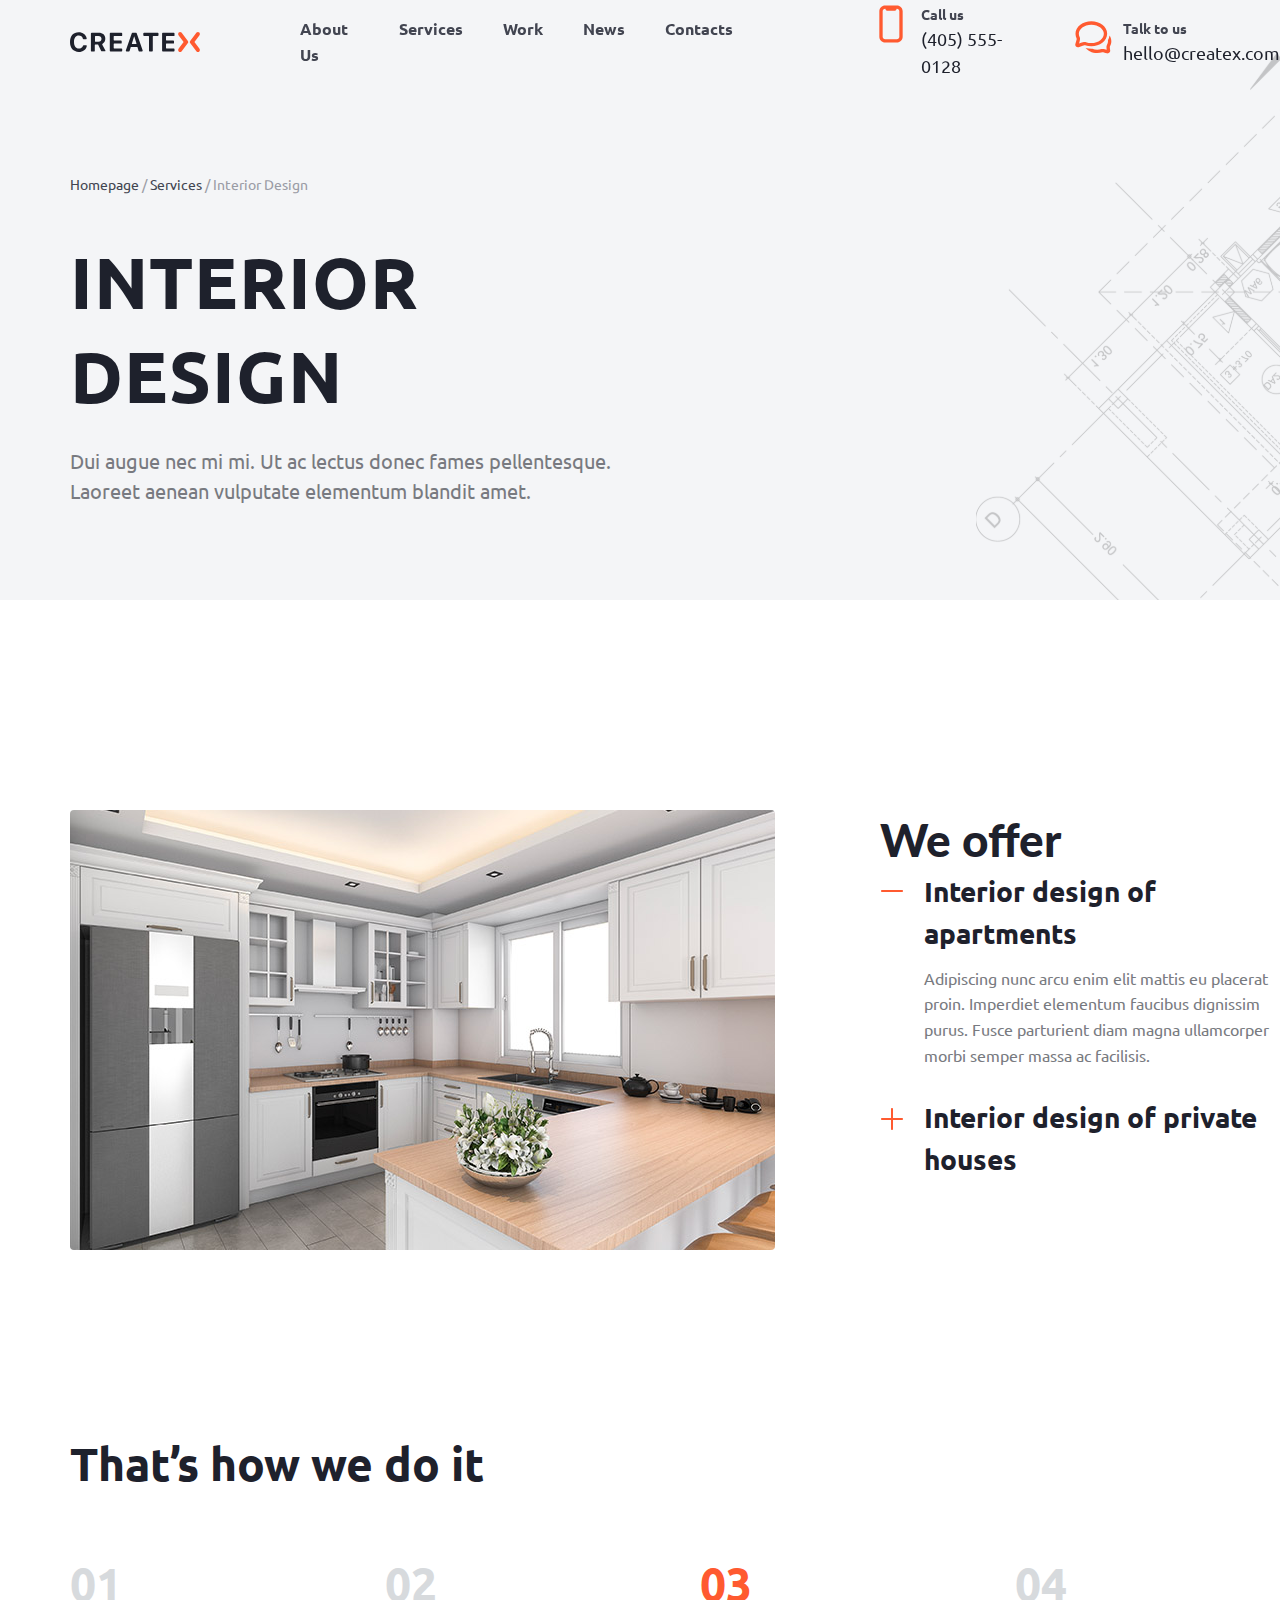
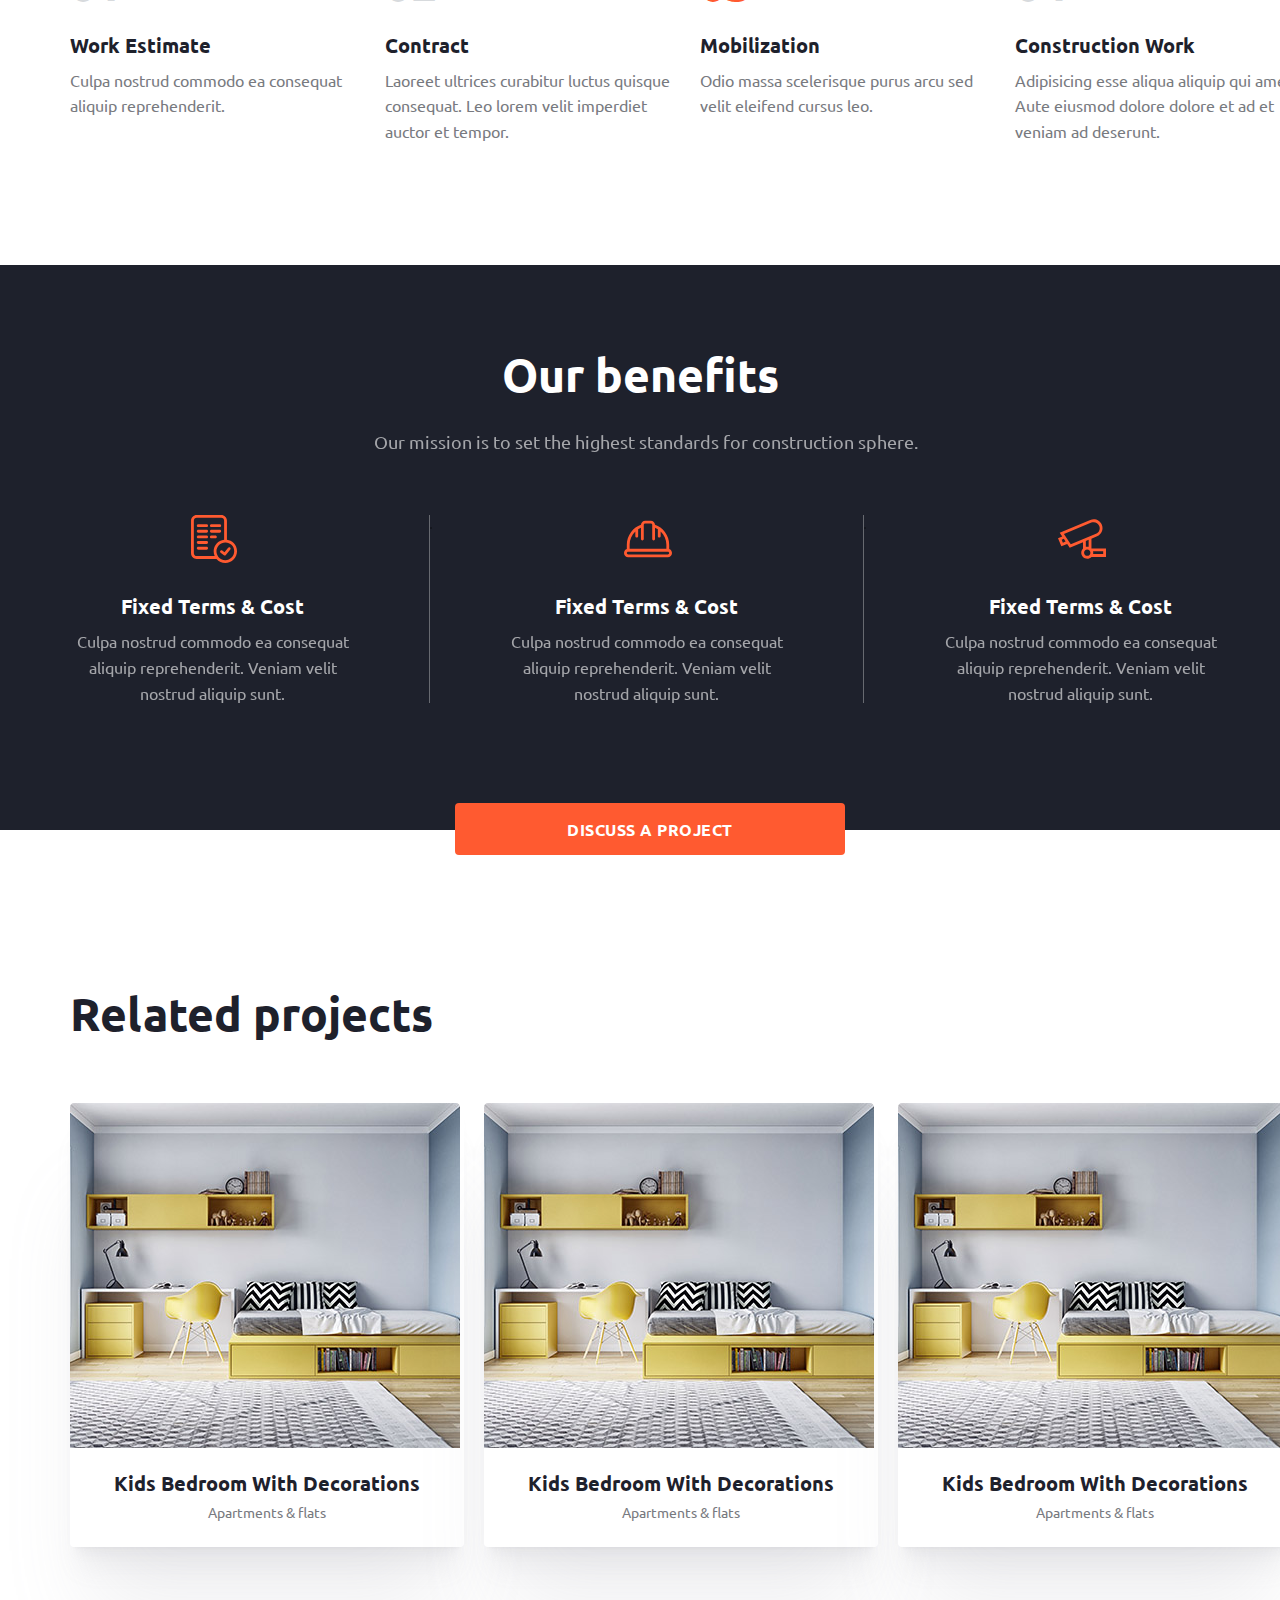
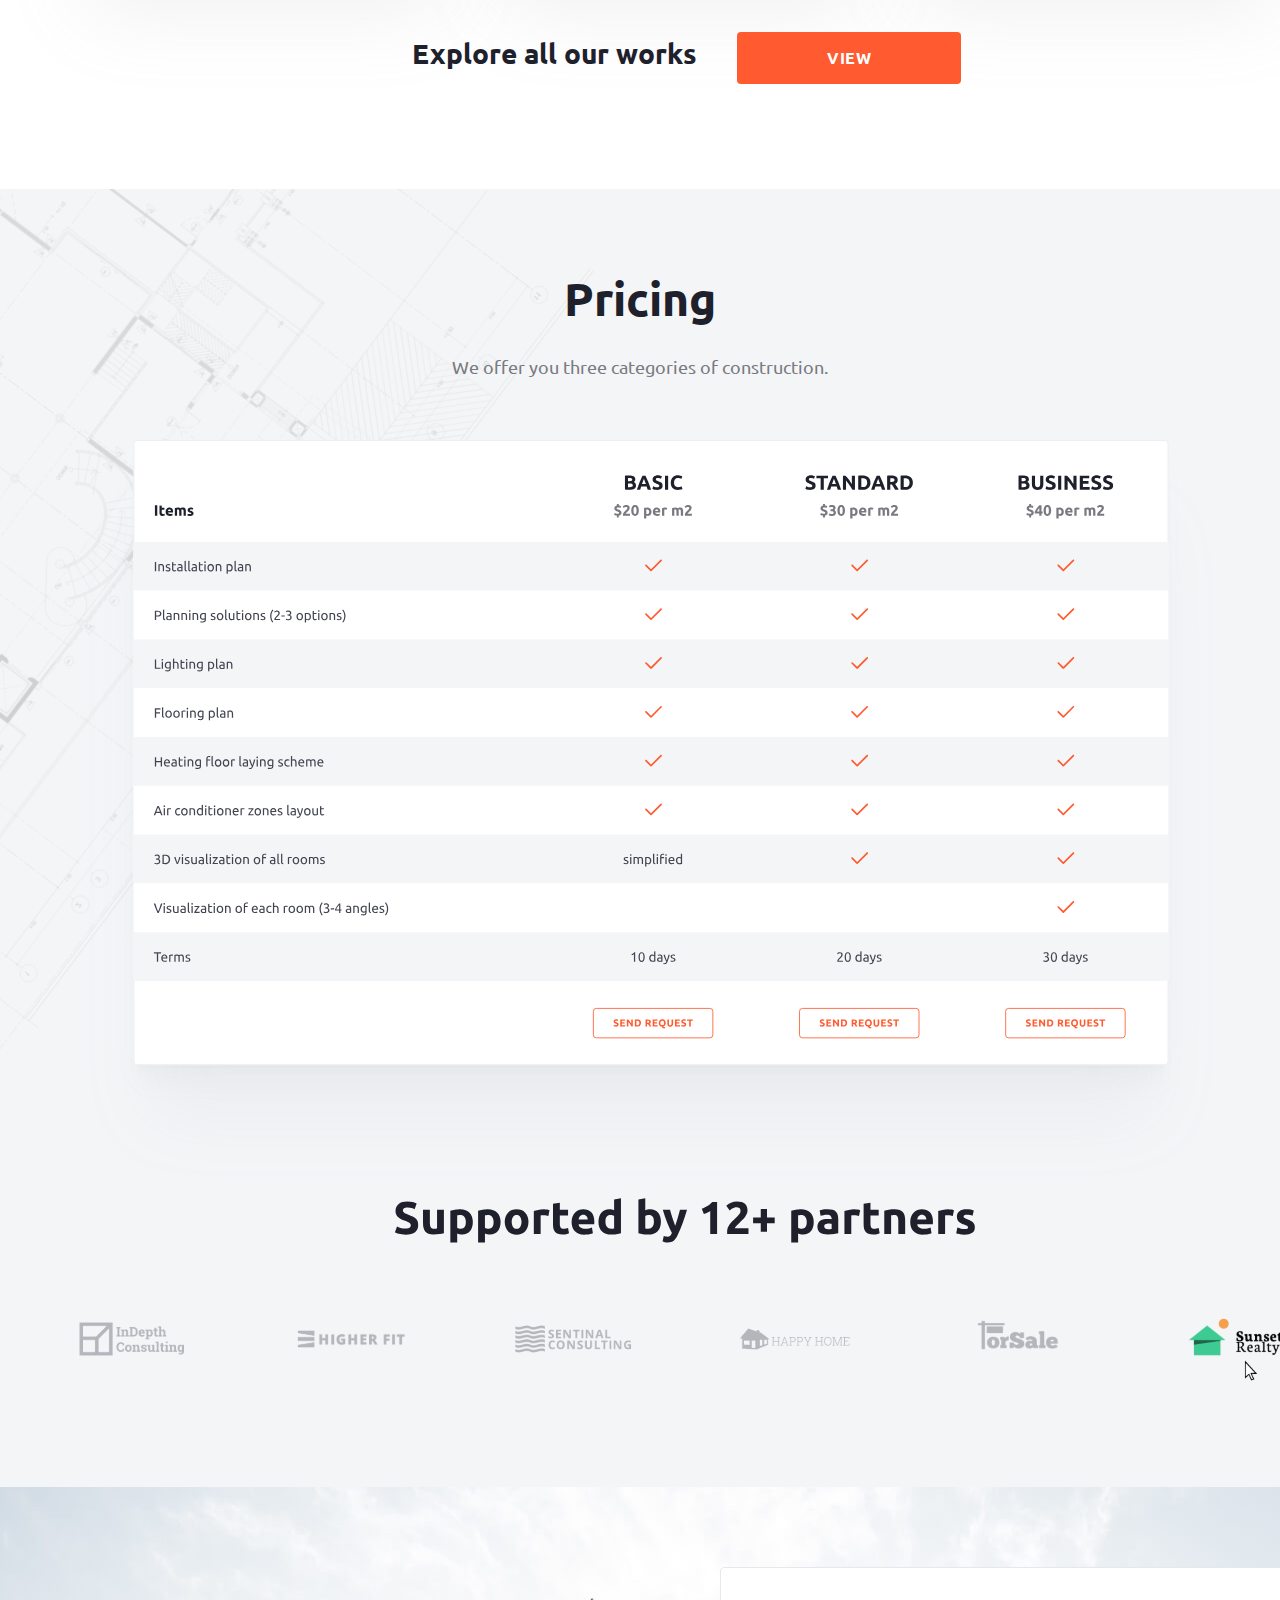
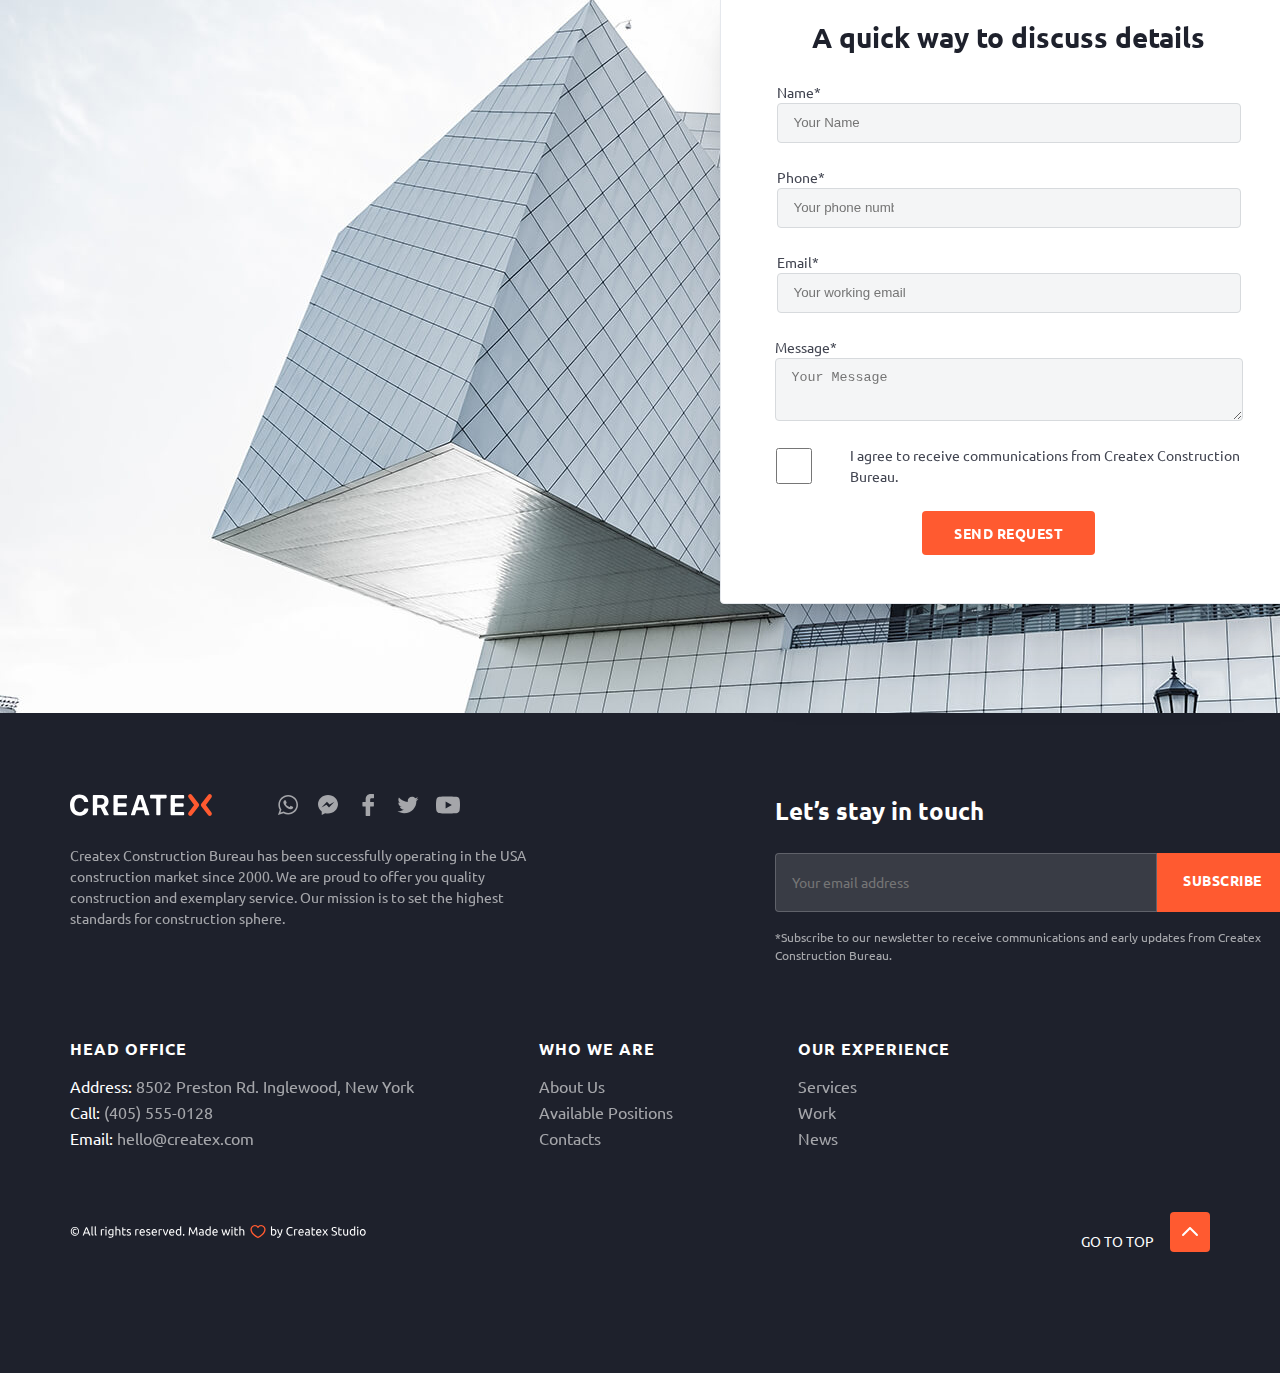
<file: services.html>
<!DOCTYPE html>
<html lang="en">
<head>
  <meta charset="UTF-8">
  <meta name="viewport" content="width=device-width, initial-scale=1.0">
  <link rel="preconnect" href="https://fonts.googleapis.com">
<link rel="preconnect" href="https://fonts.gstatic.com" crossorigin>
<link href="https://fonts.googleapis.com/css2?family=Lato:wght@100;300;400;700;900&family=Ubuntu:wght@300;400;500;700&display=swap" rel="stylesheet">
  <title>Services</title>
  <link rel="stylesheet" href="./assets/css/service2.css">
</head>
<body>
  <!-- Start second service section -->
  <div class="service__section">
    <div class="service__bg">
      <!-- <img src="./assets/images/logos/background-service.svg" alt="header__bg"> -->
      <div class="container">
        <div class="service__hero">
          <div class="service__hero_left">
            <h3 class="hero__left_sub">Homepage <span>/</span> Services <span>/ Interior Design</span></h3>

            <h1>INTERIOR DESIGN</h1>

            <p>Dui augue nec mi mi. Ut ac lectus donec fames pellentesque. Laoreet aenean vulputate elementum blandit amet.</p>
          </div>
        </div>
      </div>
    </div>
    <div class="navbar">
      <div class="container">
        <div class="header">
          <img src="./assets/images/logos/header-logo.svg" alt="Header_logo">
  
          <ul class="header__links">
            <li><a target="_blank" class="header__link" href="./main.html">About Us</a></li>
            <li><a class="header__link" href="#">Services</a></li>
            <li><a class="header__link" href="#">Work</a></li>
            <li><a class="header__link" href="#">News</a></li>
            <li><a class="header__link" href="#">Contacts</a></li>
          </ul>
  
          <div class="call__us">
            <div class="call__img">
              <img src="./assets/images/icons/iPhone-icon.svg" alt="Iphone">
            </div>
            <div class="call__item">
              <h2>Call us</h2>
              <h3>(405) 555-0128</h3>
            </div>
          </div>
  
          <div class="call__us">
            <div class="call__img">
              <img src="./assets/images/icons/Chat-icon.svg" alt="Iphone">
            </div>
            <div class="call__item">
              <h2>Talk to us</h2>
              <h3>hello@createx.com</h3>
            </div>
          </div>
        </div>
      </div>
      <div class="container">
        
      </div>
    </div>
  </div>

  <div class="container">
    <div class="offer__section">
      <div class="offer__section_left">
        <img src="./assets/images/logos/image-offer.svg" alt="Image-left">
      </div>
      <div class="offer__section_right">
        <h1>We offer</h1>
        <div class="left__offer">
          <div class="offer__icons">
            <img class="offer__minus" src="./assets/images/icons/Minus.svg" alt="Minus">
            <img src="./assets/images/icons/Plus.svg" alt="Plus">
          </div>
          <div class="offer__text">
            <h2>Interior design of apartments</h2>
            <p>Adipiscing nunc arcu enim elit mattis eu placerat proin. Imperdiet elementum faucibus dignissim purus. Fusce parturient diam magna ullamcorper morbi semper massa ac facilisis.</p>
            <h2>Interior design of private houses</h2>
          </div>
        </div>
      </div>
    </div>
    <h1 class="step__title">That’s how we do it</h1>
    <div class="steps">
      <div class="step">
        <h1>01</h1>
        <h3>Work Estimate</h3>
        <p>Culpa nostrud commodo ea consequat aliquip reprehenderit.</p>
      </div>

      <div class="step">
        <h1>02</h1>
        <h3>Contract</h3>
        <p>Laoreet ultrices curabitur luctus quisque consequat. Leo lorem velit imperdiet auctor et tempor.</p>
      </div>

      <div class="step">
        <h2>03</h2>
        <h3>Mobilization </h3>
        <p>Odio massa scelerisque purus arcu sed velit eleifend cursus leo.</p>
      </div>

      <div class="step">
        <h1>04</h1>
        <h3>Construction Work</h3>
        <p>Adipisicing esse aliqua aliquip qui amet. Aute eiusmod dolore dolore et ad et veniam ad deserunt.</p>
      </div>
    </div>
  </div>

  <div class="benifit__section">
    <div class="container">
      <h1>Our benefits</h1>

      <h4>Our mission is to set the highest standards for construction sphere.</h4>

      <div class="benifits">
        <div class="benifit">
          <img src="./assets/images/icons/ic-contract.svg" alt="C">
          <h2>Fixed Terms & Cost</h2>
          <p>Culpa nostrud commodo ea consequat aliquip reprehenderit. Veniam velit nostrud aliquip sunt.</p>
        </div>
    
        <div class="line__span">
          .
        </div>
    
        <div class="benifit">
          <img src="./assets/images/icons/ic-helmet.svg" alt="C">
          <h2>Fixed Terms & Cost</h2>
          <p>Culpa nostrud commodo ea consequat aliquip reprehenderit. Veniam velit nostrud aliquip sunt.</p>
        </div>
    
        <div class="line__span"> .
        </div>
    
        <div class="benifit">
          <img src="./assets/images/icons/ic-camera.svg" alt="C">
          <h2>Fixed Terms & Cost</h2>
          <p>Culpa nostrud commodo ea consequat aliquip reprehenderit. Veniam velit nostrud aliquip sunt.</p>
        </div>

        
      </div>
      <button class="ben__btn">Discuss a project</button>
  
    </div>
    
  </div>

  <div class="container">
    <h1 class="related__title">Related projects</h1>
    <div class="related__projects">
      <div class="related__project">
        <img src="./assets/images/logos/image-room.svg" alt="room">

        <h1>Kids Bedroom With Decorations</h1>
        <h3>Apartments & flats</h3>
      </div>

      <div class="related__project">
        <img src="./assets/images/logos/image-room.svg" alt="room">

        <h1>Kids Bedroom With Decorations</h1>
        <h3>Apartments & flats</h3>
      </div>

      <div class="related__project">
        <img src="./assets/images/logos/image-room.svg" alt="room">

        <h1>Kids Bedroom With Decorations</h1>
        <h3>Apartments & flats</h3>
      </div>
    </div>
    <div class="related__items">
      <h1>Explore all our works</h1>
      <button>View portfolio</button>
    </div>
  </div>

  <div class="table__bg">
    <div class="container">
      <h1>Pricing</h1>
      <p>We offer you three categories of construction.</p>
      <img class="table__service" src="./assets/images/logos/table-service.svg" alt="Table">

      <img src="./assets/images/logos/Clients-service.svg" alt="">
    </div>
  </div>

  <div class="form__bg">
    <div class="container">
      <form class="form__service" action="http://echo.htmlacademy.ru/">
        <h1>A quick way to discuss details</h1>
  
        <label for="name">
          <h2>Name*</h2> 
          <input type="text" placeholder="Your Name" name="Name" id="name">
        </label>

        <label for="number">
          <h2>Phone*</h2> 
          <input type="number" placeholder="Your phone number" name="Number" id="number">
        </label>

        <label for="email">
          <h2>Email*</h2> 
          <input type="email" placeholder="Your working email" name="Email" id="email">
        </label>

        <label for="message">
          <h2>Message*</h2> 
          <textarea placeholder="Your Message" name="Message" id="message" cols="30" rows="2"></textarea>
        </label>

        <label class="label__flex" for="checkbox">
          <input type="checkbox" name="check" id="checkbox">
          <h2>I agree to receive communications from Createx Construction Bureau.</h2>
        </label>
        <button>send request</button>
      </form>
    </div>
  </div>

  <div class="footer__service">
    <div class="container">
      <div class="top__footer">
        <div class="footer__logo_items">
          <div class="f__logo_items">
            <a href="#">
              <img src="./assets/images/logos/logo-footer.svg" alt="Footer_logo">
             <img src="./assets/images/logos/socials-footer.svg" alt="Socials">
            </a>
          </div>
          <p>Createx Construction Bureau has been successfully operating in the USA construction market since 2000. We are proud to offer you quality construction and exemplary service. Our mission is to set the highest standards for construction sphere.</p>
        </div>
  
        <div class="footer__send">
          <h1>Let’s stay in touch</h1>
          <div class="send__btn">
            <input placeholder="Your email address " type="email" name="email" id="">
            <button>subscribe</button>
          </div>
          <p>*Subscribe to our newsletter to receive communications and early updates from Createx Construction Bureau.</p>
        </div> 
      </div>

      <div class="bottom__footer">
        <div class="footer__about_texts">
          <div class="footer__about_text">
              <a href="#">
                <h2>HEAD OFFICE</h2>
              </a>
              <h2>Address: <a href="#">8502 Preston Rd. Inglewood, New York</a></h2>
              <h2>Call: <a href="#">(405) 555-0128</a></h2>
              <h2>Email: <a href="#">hello@createx.com</a></h2>
          </div>

          <div class="footer__about_text">
            <a href="#">
              <h2>WHO WE ARE</h2>
            </a>
            <a class="footer_a" href="#">About Us</a>
            <a class="footer_a" href="#">Available Positions</a>
            <a class="footer_a" href="#">Contacts</a>
          </div>

          <div class="footer__about_text">
            <a href="#">
              <h2>OUR EXPERIENCE</h2>
            </a>
            <a class="footer_a" href="#">Services</a>
            <a class="footer_a" href="#">Work</a>
            <a class="footer_a" href="#">News</a>
          </div>
        </div>

        <div class="end__footer_icons">
          <img src="./assets/images/logos/copyright-footer.svg" alt="Copy">
          <div class="back__top_icon">
            <a href="#">
              <h3>GO TO TOP</h3>
              <img src="./assets/images/icons/up-btn.svg" alt="">
            </a>
          </div>
        </div>
      </div>
    </div>
  </div>
  <!-- End second service section -->
</body>
</html>
</file>
<file: assets/css/main.css>
/*# sourceMappingURL=main.css.map */
</file>
<file: assets/css/about.css>
* body {
  margin: 0;
  padding: 0;
  box-sizing: border-box;
}

.container {
  width: 100%;
  max-width: 1140px;
  margin: 0 auto;
  padding: 0 16px;
}

ul {
  list-style: none;
}

a {
  text-decoration: none;
}

h1, h2, h3, h4, h5, h6, p {
  margin: 0;
  padding: 0;
}

.navbar {
  position: fixed;
  top: 0;
  width: 100%;
  height: 90px;
  background-color: #fff;
}
.navbar .header {
  display: flex;
  align-items: center;
  justify-content: space-evenly;
}
.navbar .header .header__links {
  display: flex;
  gap: 40px;
}
.navbar .header .call__us {
  display: flex;
}

.about_header {
  position: fixed;
  top: 0;
  z-index: 11;
  display: flex;
  justify-content: space-between;
  align-items: center;
  background-image: url("/assests/images/abou backgroun.svg");
}

.about_header_icon {
  display: flex;
  align-items: center;
}

.about_header_a {
  margin-left: 60px;
  margin-right: 172px;
  gap: 40px;
  display: flex;
}

.about_header_aa {
  color: var(--primary, #FF5A30);
  font-family: Ubuntu;
  font-size: 16px;
  font-style: normal;
}

.about_header_a_a {
  color: var(--gray-800, #424551);
  font-family: Ubuntu;
  font-size: 16px;
  font-style: normal;
}

.about_phone_icon a {
  color: var(--gray-900, #1E212C);
  font-family: Ubuntu;
  font-size: 18px;
  font-style: normal;
}

.about_chat_icon {
  margin-left: 12px;
}

.about_chat_icon a {
  color: var(--gray-900, #1E212C);
  font-family: Ubuntu;
  font-size: 18px;
  font-style: normal;
}

.about_header_senter {
  margin-top: 80px;
  margin-bottom: 40px;
  display: flex;
  gap: 8px;
}

.about_header_senter_a {
  color: var(--gray-800, #424551);
  font-family: Ubuntu;
  font-size: 14px;
  font-style: normal;
}

.about_header_senter_aa {
  color: var(--gray-600, #9A9CA5);
  font-family: Ubuntu;
  font-size: 14px;
  font-style: normal;
}

.about_header_bottom h1 {
  margin-bottom: 20px;
}

.about_header_bottom p {
  color: var(--gray-700, #787A80);
  font-family: Ubuntu;
  font-size: 20px;
  font-style: normal;
  width: 500px;
  height: 90px;
}

.statistik {
  margin-top: 121px;
  display: flex;
  gap: 86px;
}

.clients {
  text-align: center;
  width: 200px;
  padding-left: 20px;
}

.clients h1 {
  color: #FF5A30;
}

.clients p {
  color: var(--gray-900, #1E212C);
  text-align: center;
  font-family: Ubuntu;
  font-size: 14px;
  font-style: normal;
}

.apartments {
  text-align: center;
  width: 200px;
}

.apartments h1 {
  color: #FF5A30;
}

.apartments p {
  color: var(--gray-900, #1E212C);
  text-align: center;
  font-family: Ubuntu;
  font-size: 14px;
  font-style: normal;
}

.qualified {
  text-align: center;
  width: 200px;
}

.qualified h1 {
  color: #FF5A30;
}

.qualified p {
  color: var(--gray-900, #1E212C);
  text-align: center;
  font-family: Ubuntu;
  font-size: 14px;
  font-style: normal;
}

.finishing {
  text-align: center;
  width: 200px;
}

.finishing h1 {
  color: #FF5A30;
}

.finishing p {
  color: var(--gray-900, #1E212C);
  text-align: center;
  font-family: Ubuntu;
  font-size: 14px;
  font-style: normal;
}

.ceo_quation {
  display: flex;
  margin-top: 120px;
}

.about_ceo_text {
  padding: 70px 75px;
  display: flex;
  gap: 30px;
}

.ceo_quation_h3 {
  color: var(--gray-900, #1E212C);
  font-family: Ubuntu;
  font-size: 20px;
  font-style: normal;
  margin-bottom: 25px;
}

.ceo_quation_h33 {
  color: var(--gray-900, #1E212C);
  font-family: Ubuntu;
  font-size: 20px;
  font-style: normal;
  margin-bottom: 51px;
}

.ceo_bottom {
  display: flex;
  justify-content: space-between;
  align-items: center;
}

.ceo_bottom h4 {
  color: var(--gray-900, #1E212C);
  font-family: Ubuntu;
  font-size: 16px;
  font-style: normal;
}

.ceo_bottom p {
  color: var(--gray-700, #787A80);
  font-family: Ubuntu;
  font-size: 14px;
  font-style: normal;
  margin-top: 5px;
}

.left__item {
  position: relative;
  background-color: #fff;
  top: -100px;
  left: -30px;
}

.Our_core_values {
  margin-top: 120px;
}

.Our_core_values_h1 {
  text-align: center;
  margin-bottom: 24px;
}

.Our_core_values_p {
  text-align: center;
  margin-bottom: 60px;
}

.our_core_icon_boxes {
  display: flex;
  justify-content: space-between;
  align-items: center;
  text-align: center;
}

.our_core_icon_boxes h4 {
  color: var(--gray-900, #1E212C);
  font-family: Ubuntu;
  font-size: 20px;
  font-style: normal;
}

.our_core_icon_boxes p {
  width: 285px;
  color: var(--gray-700, #787A80);
  font-family: Ubuntu;
  font-size: 16px;
  font-style: normal;
}

.our_history {
  display: flex;
  justify-content: space-between;
  align-items: center;
  margin-top: 180px;
  margin-bottom: 60px;
}

.our_history h1 {
  color: var(--gray-900, #1E212C);
  font-family: Ubuntu;
  font-size: 46px;
  font-style: normal;
}

.our_history button {
  border: none;
}

.our_history_btn {
  display: flex;
  width: 84px;
  height: 48px;
  justify-content: center;
  align-items: center;
  gap: 12px;
  flex-shrink: 0;
}

.our_history_bottom {
  display: flex;
  justify-content: space-between;
  align-items: center;
}

.our_history_left_li {
  color: var(--primary, #FF5A30);
  font-family: Ubuntu;
  font-size: 38px;
  font-style: normal;
  margin-bottom: 15px;
}

.our_history_left_li1 {
  color: var(--gray-600, #9A9CA5);
  font-family: Ubuntu;
  font-size: 38px;
  font-style: normal;
  margin-bottom: 15px;
}

.our_histroy_right p {
  width: 810px;
  color: var(--gray-800, #424551);
  font-family: Ubuntu;
  font-size: 16px;
  font-style: normal;
  margin-top: 36px;
}

.about_our_partners {
  text-align: center;
  margin-top: 120px;
}

.about_our_partners h1 {
  color: var(--gray-900, #1E212C);
  font-family: Ubuntu;
  font-size: 46px;
  margin-bottom: 24px;
}

.about_our_partners p {
  color: var(--gray-700, #787A80);
  font-family: Ubuntu;
  font-size: 18px;
  margin-bottom: 32px;
}

.about_our_partners_a1 {
  display: flex;
  justify-content: space-between;
  align-items: center;
}

.aboutu_Our_team {
  text-align: center;
  margin-top: 156px;
}

.aboutu_Our_team h1 {
  color: var(--gray-900, #1E212C);
  font-family: Ubuntu;
  font-size: 46px;
  margin-bottom: 24px;
}

.aboutu_Our_team_p {
  color: var(--gray-700, #787A80);
  font-family: Ubuntu;
  font-size: 18px;
  margin-bottom: 60px;
}

.about_our_team_top {
  display: flex;
  justify-content: space-between;
  align-items: center;
}

.about_our_team_top h3 {
  color: var(--gray-800, #424551);
  font-family: Ubuntu;
  font-size: 20px;
  font-style: normal;
  font-weight: 700;
  line-height: 150%;
}

.about_our_team_top h5 {
  color: var(--gray-700, #787A80);
  font-family: Ubuntu;
  font-size: 16px;
  font-style: normal;
  font-weight: 400;
  line-height: 160%;
}

.about_our_team_top1 {
  display: flex;
  justify-content: space-between;
  align-items: center;
  margin-top: 60px;
}

.about_our_team_top1 h3 {
  margin-top: 16px;
  color: var(--gray-800, #424551);
  font-family: Ubuntu;
  font-size: 20px;
  font-style: normal;
  font-weight: 700;
  line-height: 150%;
}

.about_our_team_top1 h5 {
  margin-top: 6px;
  color: var(--gray-700, #787A80);
  font-family: Ubuntu;
  font-size: 16px;
  font-style: normal;
  font-weight: 400;
  line-height: 160%;
}

.aboutu_Our_team_bottom {
  display: flex;
  padding-left: 249px;
  margin-top: 80px;
  margin-bottom: 120px;
}

.aboutu_Our_team_bottom a {
  color: var(--primary, #FF5A30);
  text-align: center;
  font-family: Ubuntu;
  font-size: 18px;
  text-decoration-line: underline;
}

.about_work_worldwide {
  padding-top: 80px;
  padding-bottom: 120px;
}

.about_work_worldwide h1 {
  color: var(--gray-900, #1E212C);
  text-align: center;
  font-family: Ubuntu;
  font-size: 46px;
}

.form__bg {
  background-image: url("../images/logos/imageuzb.svg");
  width: 100%;
  height: 826px;
  flex-shrink: 0;
  right: 0%;
  left: 0%;
  max-width: 1920px;
  margin: 0 auto;
  padding: 0 0px;
}

.form__service {
  z-index: 1;
  position: relative;
  left: 650px;
  top: 80px;
  display: flex;
  flex-direction: column;
  width: 495px;
  padding: 48px 40px;
  justify-content: center;
  align-items: center;
  gap: 24px;
  border-radius: 4px;
  border: 1px solid var(--gray-300, #E5E8ED);
  background: var(--white, #FFF);
  /* shadow/large */
  box-shadow: 0px 4px 4px -4px rgba(30, 33, 44, 0.05), 0px 12px 10px -6px rgba(30, 33, 44, 0.08), 0px 26px 24px -10px rgba(30, 33, 44, 0.1), 0px 60px 80px -20px rgba(30, 33, 44, 0.16);
}
.form__service h1 {
  width: 415px;
  color: var(--gray-900, #1E212C);
  text-align: center;
  /* h3 */
  font-family: Ubuntu;
  font-size: 28px;
  font-style: normal;
  font-weight: 700;
  line-height: 150%; /* 42px */
}
.form__service button {
  border: none;
  display: flex;
  padding: 0px 32px;
  flex-direction: column;
  align-items: center;
  gap: 10px;
  border-radius: 4px;
  background: var(--primary, #FF5A30);
  color: var(--white, #FFF);
  text-align: center;
  font-family: Ubuntu;
  font-size: 14px;
  font-style: normal;
  font-weight: 700;
  line-height: 44px; /* 314.286% */
  letter-spacing: 0.5px;
  text-transform: uppercase;
}
.form__service .label__flex {
  display: flex;
  flex-direction: row;
}
.form__service .label__flex input {
  margin-left: -20px;
  background: #FF5A30;
}
.form__service label {
  display: flex;
  flex-direction: column;
}
.form__service label h2 {
  color: var(--gray-800, #424551);
  font-family: Ubuntu;
  font-size: 14px;
  font-style: normal;
  font-weight: 400;
  line-height: 150%; /* 21px */
}
.form__service label input {
  display: flex;
  width: 115px;
  padding: 11px 331px 12px 16px;
  align-items: center;
  border-radius: 4px;
  border: 1px solid var(--gray-400, #D7DADD);
  background: var(--gray-200, #F4F5F6);
}
.form__service label textarea {
  display: flex;
  width: 140px;
  height: 16px;
  padding: 11px 310px 34px 16px;
  align-items: center;
  flex-shrink: 0;
  border-radius: 4px;
  border: 1px solid var(--gray-400, #D7DADD);
  background: var(--gray-200, #F4F5F6);
}

.footer__service {
  padding: 80px 0;
  width: 100%;
  height: 500px;
  background: var(--gray-900, #1E212C);
}

.top__footer {
  display: flex;
  gap: 212px;
}
.top__footer .footer__send h1 {
  width: 495px;
  color: var(--white, #FFF);
  margin-bottom: 24px;
  /* h4 */
  font-family: Ubuntu;
  font-size: 24px;
  font-style: normal;
  font-weight: 700;
  line-height: 150%; /* 36px */
}
.top__footer .footer__send p {
  margin-top: 16px;
  opacity: 0.6;
  width: 495px;
  color: var(--white, #FFF);
  font-family: Ubuntu;
  font-size: 12px;
  font-style: normal;
  font-weight: 400;
  line-height: 150%; /* 18px */
}
.top__footer .footer__send .send__btn {
  display: flex;
}
.top__footer .footer__send .send__btn input {
  align-items: center;
  flex-shrink: 0;
  display: flex;
  width: 355px;
  height: 34px;
  padding: 11px 9px 12px 16px;
  align-items: center;
  flex-shrink: 0;
  border-radius: 4px 0 0 4px;
  border: 1px solid rgba(255, 255, 255, 0.2);
  background: rgba(255, 255, 255, 0.12);
  color: var(--white, #FFF);
  /* small/regular */
  font-family: Ubuntu;
  font-size: 14px;
  font-style: normal;
  font-weight: 400;
  line-height: 150%; /* 21px */
}
.top__footer .footer__send .send__btn button {
  color: var(--white, #FFF);
  text-align: center;
  font-family: Ubuntu;
  font-size: 14px;
  font-style: normal;
  font-weight: 700;
  line-height: 54px; /* 314.286% */
  letter-spacing: 0.5px;
  text-transform: uppercase;
  display: flex;
  width: 131px;
  padding: 0px 32px;
  flex-direction: column;
  align-items: center;
  border-radius: 0px 4px 4px 0px;
  background: var(--primary, #FF5A30);
  border: none;
}
.top__footer .footer__logo_items p {
  width: 493px;
  color: var(--white, #FFF);
  /* small/regular */
  font-family: Ubuntu;
  font-size: 14px;
  font-style: normal;
  font-weight: 400;
  line-height: 150%; /* 21px */
  opacity: 0.6;
}
.top__footer .footer__logo_items .f__logo_items {
  margin-bottom: 24px;
}
.top__footer .footer__logo_items .f__logo_items a img {
  margin-right: 60px;
}

.bottom__footer {
  margin-top: 73px;
}
.bottom__footer img {
  margin-top: 60px;
}
.bottom__footer .footer__about_texts {
  gap: 125px;
  display: flex;
}
.bottom__footer .footer__about_texts .footer__about_text {
  display: flex;
  flex-direction: column;
}
.bottom__footer .footer__about_texts .footer__about_text a h2 {
  color: var(--white, #FFF);
  margin-bottom: 13px;
  font-family: Ubuntu;
  font-size: 16px;
  font-style: normal;
  font-weight: 700;
  line-height: 150%; /* 24px */
  letter-spacing: 1px;
  text-transform: uppercase;
}
.bottom__footer .footer__about_texts .footer__about_text h2 {
  color: var(--white, #FFF);
  /* base/regular */
  font-family: Ubuntu;
  font-size: 16px;
  font-style: normal;
  font-weight: 400;
  line-height: 160%; /* 25.6px */
}
.bottom__footer .footer__about_texts .footer__about_text h2 a {
  color: var(--white, #FFF);
  /* base/regular */
  font-family: Ubuntu;
  font-size: 16px;
  font-style: normal;
  font-weight: 400;
  line-height: 160%; /* 25.6px */
  opacity: 0.6;
}

.footer_a {
  color: var(--white, #FFF);
  font-family: Ubuntu;
  font-size: 16px;
  font-style: normal;
  font-weight: 400;
  line-height: 160%; /* 25.6px */
  opacity: 0.6;
}

.end__footer_icons {
  display: flex;
  justify-content: space-between;
}

.back__top_icon {
  align-items: center;
}
.back__top_icon a {
  gap: 16px;
  display: flex;
  align-items: center;
}
.back__top_icon a h3 {
  margin-top: 80px;
  color: var(--white, #FFF);
  /* small/regular */
  font-family: Ubuntu;
  font-size: 14px;
  font-style: normal;
  font-weight: 400;
  line-height: 150%; /* 21px */
}/*# sourceMappingURL=about.css.map */
</file>
<file: assets/css/service2.css>
* body {
  margin: 0;
  padding: 0;
  box-sizing: border-box;
}

.container {
  width: 100%;
  max-width: 1140px;
  margin: 0 auto;
  padding: 0 16px;
}

ul {
  list-style: none;
}

a {
  text-decoration: none;
}

h1, h2, h3, h4, h5, h6, p {
  margin: 0;
  padding: 0;
}

.navbar {
  background: none;
  width: 100%;
  height: 90px;
  z-index: 10;
}
.navbar .header {
  position: fixed;
  top: 0;
  display: flex;
  align-items: center;
  justify-content: space-evenly;
}
.navbar .header .header__links {
  display: flex;
  gap: 40px;
  margin-left: 60px;
  margin-right: 102px;
}
.navbar .header .header__links .header__link {
  color: var(--gray-800, #424551);
  font-family: Ubuntu;
  font-size: 16px;
  font-style: normal;
  font-weight: 700;
  line-height: 160%; /* 25.6px */
  transition: all ease 0.6s;
}
.navbar .header .header__links .header__link:hover {
  color: var(--primary, #FF5A30);
  font-family: Ubuntu;
  font-size: 16px;
  font-style: normal;
  font-weight: 700;
  line-height: 160%; /* 25.6px */
}
.navbar .header .call__us {
  margin-left: 36px;
  display: flex;
}
.navbar .header .call__us .call__img {
  margin-right: 10px;
}
.navbar .header .call__us .call__item h2 {
  color: var(--gray-800, #424551);
  /* small/bold */
  font-family: Ubuntu;
  font-size: 14px;
  font-style: normal;
  font-weight: 700;
  line-height: 150%; /* 21px */
}
.navbar .header .call__us .call__item h3 {
  color: var(--gray-900, #1E212C);
  /* large/regular */
  font-family: Ubuntu;
  font-size: 18px;
  font-style: normal;
  font-weight: 400;
  line-height: 150%; /* 27px */
}

.service__section .service__bg {
  background-image: url("../images/logos/background-service.svg");
  right: 0%;
  left: 0%;
  width: 100%;
  max-width: 1920px;
  height: 600px;
  margin: 0 auto;
  padding: 0 0px;
  display: flex;
  padding-left: 0px;
  justify-content: flex-end;
  align-items: center;
}

.service__hero_left {
  margin-top: 80px;
}
.service__hero_left .hero__left_sub {
  color: var(--gray-800, #424551);
  /* small/regular */
  font-family: Ubuntu;
  font-size: 14px;
  font-style: normal;
  font-weight: 400;
  line-height: 150%; /* 21px */
}
.service__hero_left .hero__left_sub span {
  color: var(--gray-600, #9A9CA5);
  /* small/regular */
  font-family: Ubuntu;
  font-size: 14px;
  font-style: normal;
  font-weight: 400;
  line-height: 150%; /* 21px */
}
.service__hero_left h1 {
  width: 600px;
  color: var(--gray-900, #1E212C);
  /* display/1 */
  font-family: Ubuntu;
  font-size: 72px;
  font-style: normal;
  font-weight: 700;
  line-height: 130%; /* 93.6px */
  letter-spacing: 1px;
  margin-top: 40px;
}
.service__hero_left p {
  margin-top: 24px;
  width: 600px;
  color: var(--gray-700, #787A80);
  /* lead/regular */
  font-family: Ubuntu;
  font-size: 20px;
  font-style: normal;
  font-weight: 400;
  line-height: 150%; /* 30px */
}

.offer__section {
  display: flex;
  margin-top: 120px;
  gap: 105px;
}
.offer__section .offer__section_right h1 {
  color: var(--gray-900, #1E212C);
  /* h1 */
  font-family: Lato;
  font-size: 46px;
  font-style: normal;
  font-weight: 900;
  line-height: 130%; /* 59.8px */
}
.offer__section .offer__section_right .left__offer {
  display: flex;
}
.offer__section .offer__section_right .left__offer .offer__icons .offer__minus {
  margin: 9px 20px 200px 0;
}
.offer__section .offer__section_right .left__offer .offer__text h2 {
  margin-bottom: 12px;
  width: 376px;
  color: var(--gray-900, #1E212C);
  /* h3 */
  font-family: Ubuntu;
  font-size: 28px;
  font-style: normal;
  font-weight: 700;
  line-height: 150%; /* 42px */
}
.offer__section .offer__section_right .left__offer .offer__text p {
  margin-bottom: 28px;
  width: 376px;
  color: var(--gray-700, #787A80);
  /* base/regular */
  font-family: Ubuntu;
  font-size: 16px;
  font-style: normal;
  font-weight: 400;
  line-height: 160%; /* 25.6px */
}

.steps {
  display: flex;
  gap: 30px;
}
.steps .step h1 {
  width: 53px;
  height: 60px;
  color: var(--gray-400, #D7DADD);
  /* h1 */
  font-family: Ubuntu;
  font-size: 46px;
  font-style: normal;
  font-weight: 700;
  line-height: 130%; /* 59.8px */
}
.steps .step h2 {
  color: var(--primary, #FF5A30);
  /* h1 */
  font-family: Ubuntu;
  font-size: 46px;
  font-style: normal;
  font-weight: 700;
  line-height: 130%; /* 59.8px */
}
.steps .step h3 {
  margin-top: 16px;
  display: flex;
  width: 285px;
  height: 30px;
  flex-direction: column;
  justify-content: center;
  flex-shrink: 0;
  color: var(--gray-900, #1E212C);
  /* lead/bold */
  font-family: Ubuntu;
  font-size: 20px;
  font-style: normal;
  font-weight: 700;
  line-height: 150%; /* 30px */
}
.steps .step p {
  margin-top: 8px;
  width: 285px;
  color: var(--gray-700, #787A80);
  /* base/regular */
  font-family: Ubuntu;
  font-size: 16px;
  font-style: normal;
  font-weight: 400;
  line-height: 160%; /* 25.6px */
}

.step__title {
  margin-top: 180px;
  margin-bottom: 60px;
  width: 600px;
  color: var(--gray-900, #1E212C);
  /* h1 */
  font-family: Ubuntu;
  font-size: 46px;
  font-style: normal;
  font-weight: 700;
  line-height: 130%; /* 59.8px */
}

.benifit__section {
  padding-top: 80px;
  width: 100%;
  height: 485px;
  background: var(--gray-900, #1E212C);
  margin-top: 120px;
}
.benifit__section .container h1 {
  color: var(--white, #FFF);
  text-align: center;
  /* h1 */
  font-family: Ubuntu;
  font-size: 46px;
  font-style: normal;
  font-weight: 700;
  line-height: 130%; /* 59.8px */
}
.benifit__section .container h4 {
  margin-left: 15%;
  opacity: 0.6;
  width: 810px;
  color: var(--white, #FFF);
  text-align: center;
  margin-top: 24px;
  /* large/regular */
  font-family: Ubuntu;
  font-size: 18px;
  font-style: normal;
  font-weight: 400;
  line-height: 150%; /* 27px */
}
.benifit__section .container .benifits {
  display: flex;
  margin-top: 60px;
  gap: 74px;
}
.benifit__section .container .benifits .line__span {
  width: 1px;
  height: 188px;
  opacity: 0.4;
  background: linear-gradient(270deg, rgba(218, 219, 221, 0) 0%, rgba(218, 219, 221, 0.5) 12.33%, #DADBDD 51.91%, rgba(218, 219, 221, 0.5) 87.85%, rgba(218, 219, 221, 0) 100%);
}
.benifit__section .container .benifits .benifit {
  width: 285px;
  height: 188px;
}
.benifit__section .container .benifits .benifit img {
  margin-left: 42%;
  margin-bottom: 24px;
}
.benifit__section .container .benifits .benifit h2 {
  display: flex;
  width: 285px;
  height: 30px;
  flex-direction: column;
  justify-content: center;
  flex-shrink: 0;
  color: var(--white, #FFF);
  text-align: center;
  font-family: Ubuntu;
  font-size: 20px;
  font-style: normal;
  font-weight: 700;
  line-height: 150%; /* 30px */
  margin-bottom: 8px;
}
.benifit__section .container .benifits .benifit p {
  width: 285px;
  color: var(--white, #FFF);
  text-align: center;
  font-family: Ubuntu;
  font-size: 16px;
  font-style: normal;
  font-weight: 400;
  line-height: 160%; /* 25.6px */
  opacity: 0.6;
}

.ben__btn {
  position: relative;
  top: 100px;
  left: 385px;
  border: none;
  width: 390px;
  height: 52px;
  padding: 0px 112px;
  display: inline-flex;
  align-items: center;
  gap: 10px;
  border-radius: 4px;
  background: var(--primary, #FF5A30);
  color: var(--white, #FFF);
  text-align: center;
  font-family: Ubuntu;
  font-size: 16px;
  font-style: normal;
  font-weight: 700;
  letter-spacing: 0.5px;
  text-transform: uppercase;
  margin-bottom: 154px;
}

.container .related__title {
  margin-top: 154px;
  margin-bottom: 60px;
  color: var(--gray-900, #1E212C);
  /* h1 */
  font-family: Ubuntu;
  font-size: 46px;
  font-style: normal;
  font-weight: 700;
  line-height: 130%; /* 59.8px */
}
.container .related__projects {
  display: flex;
  gap: 20px;
  margin-bottom: 85px;
}
.container .related__projects .related__project {
  border-radius: 4px;
  background: var(--white, #FFF);
  /* shadow/regular */
  box-shadow: 0px 4px 4px -4px rgba(30, 33, 44, 0.05), 0px 12px 10px -6px rgba(154, 156, 165, 0.08), 0px 30px 24px -10px rgba(154, 156, 165, 0.1), 0px 80px 80px -20px rgba(154, 156, 165, 0.16);
}
.container .related__projects .related__project h1 {
  margin: 16px 22px 4px 22px;
  width: 350px;
  color: var(--gray-900, #1E212C);
  text-align: center;
  /* lead/bold */
  font-family: Ubuntu;
  font-size: 20px;
  font-style: normal;
  font-weight: 700;
  line-height: 150%; /* 30px */
}
.container .related__projects .related__project h3 {
  margin: 0px 22px 24px 22px;
  width: 350px;
  color: var(--gray-700, #787A80);
  text-align: center;
  /* small/regular */
  font-family: Ubuntu;
  font-size: 14px;
  font-style: normal;
  font-weight: 400;
  line-height: 150%; /* 21px */
}

.related__items {
  display: flex;
  gap: 40px;
  margin-left: 30%;
  margin-bottom: 105px;
}
.related__items h1 {
  color: var(--gray-900, #1E212C);
  /* h3 */
  font-family: Ubuntu;
  font-size: 28px;
  font-style: normal;
  font-weight: 700;
  line-height: 150%; /* 42px */
}
.related__items button {
  display: flex;
  padding: 0px 40px;
  flex-direction: column;
  align-items: center;
  gap: 10px;
  border-radius: 4px;
  background: var(--primary, #FF5A30);
  border: none;
  width: 224px;
  height: 52px;
  color: var(--white, #FFF);
  text-align: center;
  font-family: Ubuntu;
  font-size: 16px;
  font-style: normal;
  font-weight: 700;
  line-height: 52px; /* 325% */
  letter-spacing: 0.5px;
  text-transform: uppercase;
}

.table__bg {
  background-image: url("../images/logos/Background-table.svg");
  right: 0%;
  left: 0%;
  width: 100%;
  max-width: 1920px;
  height: 1218px;
  margin: 0 auto;
  padding: 0 0px;
  padding-top: 80px;
}
.table__bg .container h1 {
  color: var(--gray-900, #1E212C);
  text-align: center;
  /* h1 */
  font-family: Ubuntu;
  font-size: 46px;
  font-style: normal;
  font-weight: 700;
  line-height: 130%; /* 59.8px */
}
.table__bg .container h2 {
  color: var(--gray-900, #1E212C);
  text-align: center;
  /* h1 */
  font-family: Ubuntu;
  font-size: 46px;
  font-style: normal;
  font-weight: 700;
  line-height: 130%; /* 59.8px */
}
.table__bg .container p {
  margin: auto;
  width: 810px;
  color: var(--gray-700, #787A80);
  text-align: center;
  margin-top: 24px;
  margin-bottom: 60px;
  /* large/regular */
  font-family: Ubuntu;
  font-size: 18px;
  font-style: normal;
  font-weight: 400;
  line-height: 150%; /* 27px */
}

.table__service {
  margin-left: -3%;
  width: 1230px;
  height: 743px;
  border-radius: 4px;
}

.form__bg {
  background-image: url("../images/logos/imageuzb.svg");
  width: 100%;
  height: 826px;
  flex-shrink: 0;
  right: 0%;
  left: 0%;
  max-width: 1920px;
  margin: 0 auto;
  padding: 0 0px;
}

.form__service {
  z-index: 1;
  position: relative;
  left: 650px;
  top: 80px;
  display: flex;
  flex-direction: column;
  width: 495px;
  padding: 48px 40px;
  justify-content: center;
  align-items: center;
  gap: 24px;
  border-radius: 4px;
  border: 1px solid var(--gray-300, #E5E8ED);
  background: var(--white, #FFF);
  /* shadow/large */
  box-shadow: 0px 4px 4px -4px rgba(30, 33, 44, 0.05), 0px 12px 10px -6px rgba(30, 33, 44, 0.08), 0px 26px 24px -10px rgba(30, 33, 44, 0.1), 0px 60px 80px -20px rgba(30, 33, 44, 0.16);
}
.form__service h1 {
  width: 415px;
  color: var(--gray-900, #1E212C);
  text-align: center;
  /* h3 */
  font-family: Ubuntu;
  font-size: 28px;
  font-style: normal;
  font-weight: 700;
  line-height: 150%; /* 42px */
}
.form__service button {
  border: none;
  display: flex;
  padding: 0px 32px;
  flex-direction: column;
  align-items: center;
  gap: 10px;
  border-radius: 4px;
  background: var(--primary, #FF5A30);
  color: var(--white, #FFF);
  text-align: center;
  font-family: Ubuntu;
  font-size: 14px;
  font-style: normal;
  font-weight: 700;
  line-height: 44px; /* 314.286% */
  letter-spacing: 0.5px;
  text-transform: uppercase;
}
.form__service .label__flex {
  display: flex;
  flex-direction: row;
}
.form__service .label__flex input {
  margin-left: -20px;
  background: #FF5A30;
}
.form__service label {
  display: flex;
  flex-direction: column;
}
.form__service label h2 {
  color: var(--gray-800, #424551);
  font-family: Ubuntu;
  font-size: 14px;
  font-style: normal;
  font-weight: 400;
  line-height: 150%; /* 21px */
}
.form__service label input {
  display: flex;
  width: 115px;
  padding: 11px 331px 12px 16px;
  align-items: center;
  border-radius: 4px;
  border: 1px solid var(--gray-400, #D7DADD);
  background: var(--gray-200, #F4F5F6);
}
.form__service label textarea {
  display: flex;
  width: 140px;
  height: 16px;
  padding: 11px 310px 34px 16px;
  align-items: center;
  flex-shrink: 0;
  border-radius: 4px;
  border: 1px solid var(--gray-400, #D7DADD);
  background: var(--gray-200, #F4F5F6);
}

.footer__service {
  padding: 80px 0;
  width: 100%;
  height: 500px;
  background: var(--gray-900, #1E212C);
}

.top__footer {
  display: flex;
  gap: 212px;
}
.top__footer .footer__send h1 {
  width: 495px;
  color: var(--white, #FFF);
  margin-bottom: 24px;
  /* h4 */
  font-family: Ubuntu;
  font-size: 24px;
  font-style: normal;
  font-weight: 700;
  line-height: 150%; /* 36px */
}
.top__footer .footer__send p {
  margin-top: 16px;
  opacity: 0.6;
  width: 495px;
  color: var(--white, #FFF);
  font-family: Ubuntu;
  font-size: 12px;
  font-style: normal;
  font-weight: 400;
  line-height: 150%; /* 18px */
}
.top__footer .footer__send .send__btn {
  display: flex;
}
.top__footer .footer__send .send__btn input {
  align-items: center;
  flex-shrink: 0;
  display: flex;
  width: 355px;
  height: 34px;
  padding: 11px 9px 12px 16px;
  align-items: center;
  flex-shrink: 0;
  border-radius: 4px 0 0 4px;
  border: 1px solid rgba(255, 255, 255, 0.2);
  background: rgba(255, 255, 255, 0.12);
  color: var(--white, #FFF);
  /* small/regular */
  font-family: Ubuntu;
  font-size: 14px;
  font-style: normal;
  font-weight: 400;
  line-height: 150%; /* 21px */
}
.top__footer .footer__send .send__btn button {
  color: var(--white, #FFF);
  text-align: center;
  font-family: Ubuntu;
  font-size: 14px;
  font-style: normal;
  font-weight: 700;
  line-height: 54px; /* 314.286% */
  letter-spacing: 0.5px;
  text-transform: uppercase;
  display: flex;
  width: 131px;
  padding: 0px 32px;
  flex-direction: column;
  align-items: center;
  border-radius: 0px 4px 4px 0px;
  background: var(--primary, #FF5A30);
  border: none;
}
.top__footer .footer__logo_items p {
  width: 493px;
  color: var(--white, #FFF);
  /* small/regular */
  font-family: Ubuntu;
  font-size: 14px;
  font-style: normal;
  font-weight: 400;
  line-height: 150%; /* 21px */
  opacity: 0.6;
}
.top__footer .footer__logo_items .f__logo_items {
  margin-bottom: 24px;
}
.top__footer .footer__logo_items .f__logo_items a img {
  margin-right: 60px;
}

.bottom__footer {
  margin-top: 73px;
}
.bottom__footer img {
  margin-top: 60px;
}
.bottom__footer .footer__about_texts {
  gap: 125px;
  display: flex;
}
.bottom__footer .footer__about_texts .footer__about_text {
  display: flex;
  flex-direction: column;
}
.bottom__footer .footer__about_texts .footer__about_text a h2 {
  color: var(--white, #FFF);
  margin-bottom: 13px;
  font-family: Ubuntu;
  font-size: 16px;
  font-style: normal;
  font-weight: 700;
  line-height: 150%; /* 24px */
  letter-spacing: 1px;
  text-transform: uppercase;
}
.bottom__footer .footer__about_texts .footer__about_text h2 {
  color: var(--white, #FFF);
  /* base/regular */
  font-family: Ubuntu;
  font-size: 16px;
  font-style: normal;
  font-weight: 400;
  line-height: 160%; /* 25.6px */
}
.bottom__footer .footer__about_texts .footer__about_text h2 a {
  color: var(--white, #FFF);
  /* base/regular */
  font-family: Ubuntu;
  font-size: 16px;
  font-style: normal;
  font-weight: 400;
  line-height: 160%; /* 25.6px */
  opacity: 0.6;
}

.footer_a {
  color: var(--white, #FFF);
  font-family: Ubuntu;
  font-size: 16px;
  font-style: normal;
  font-weight: 400;
  line-height: 160%; /* 25.6px */
  opacity: 0.6;
}

.end__footer_icons {
  display: flex;
  justify-content: space-between;
}

.back__top_icon {
  align-items: center;
}
.back__top_icon a {
  gap: 16px;
  display: flex;
  align-items: center;
}
.back__top_icon a h3 {
  margin-top: 80px;
  color: var(--white, #FFF);
  /* small/regular */
  font-family: Ubuntu;
  font-size: 14px;
  font-style: normal;
  font-weight: 400;
  line-height: 150%; /* 21px */
}/*# sourceMappingURL=service2.css.map */
</file>
